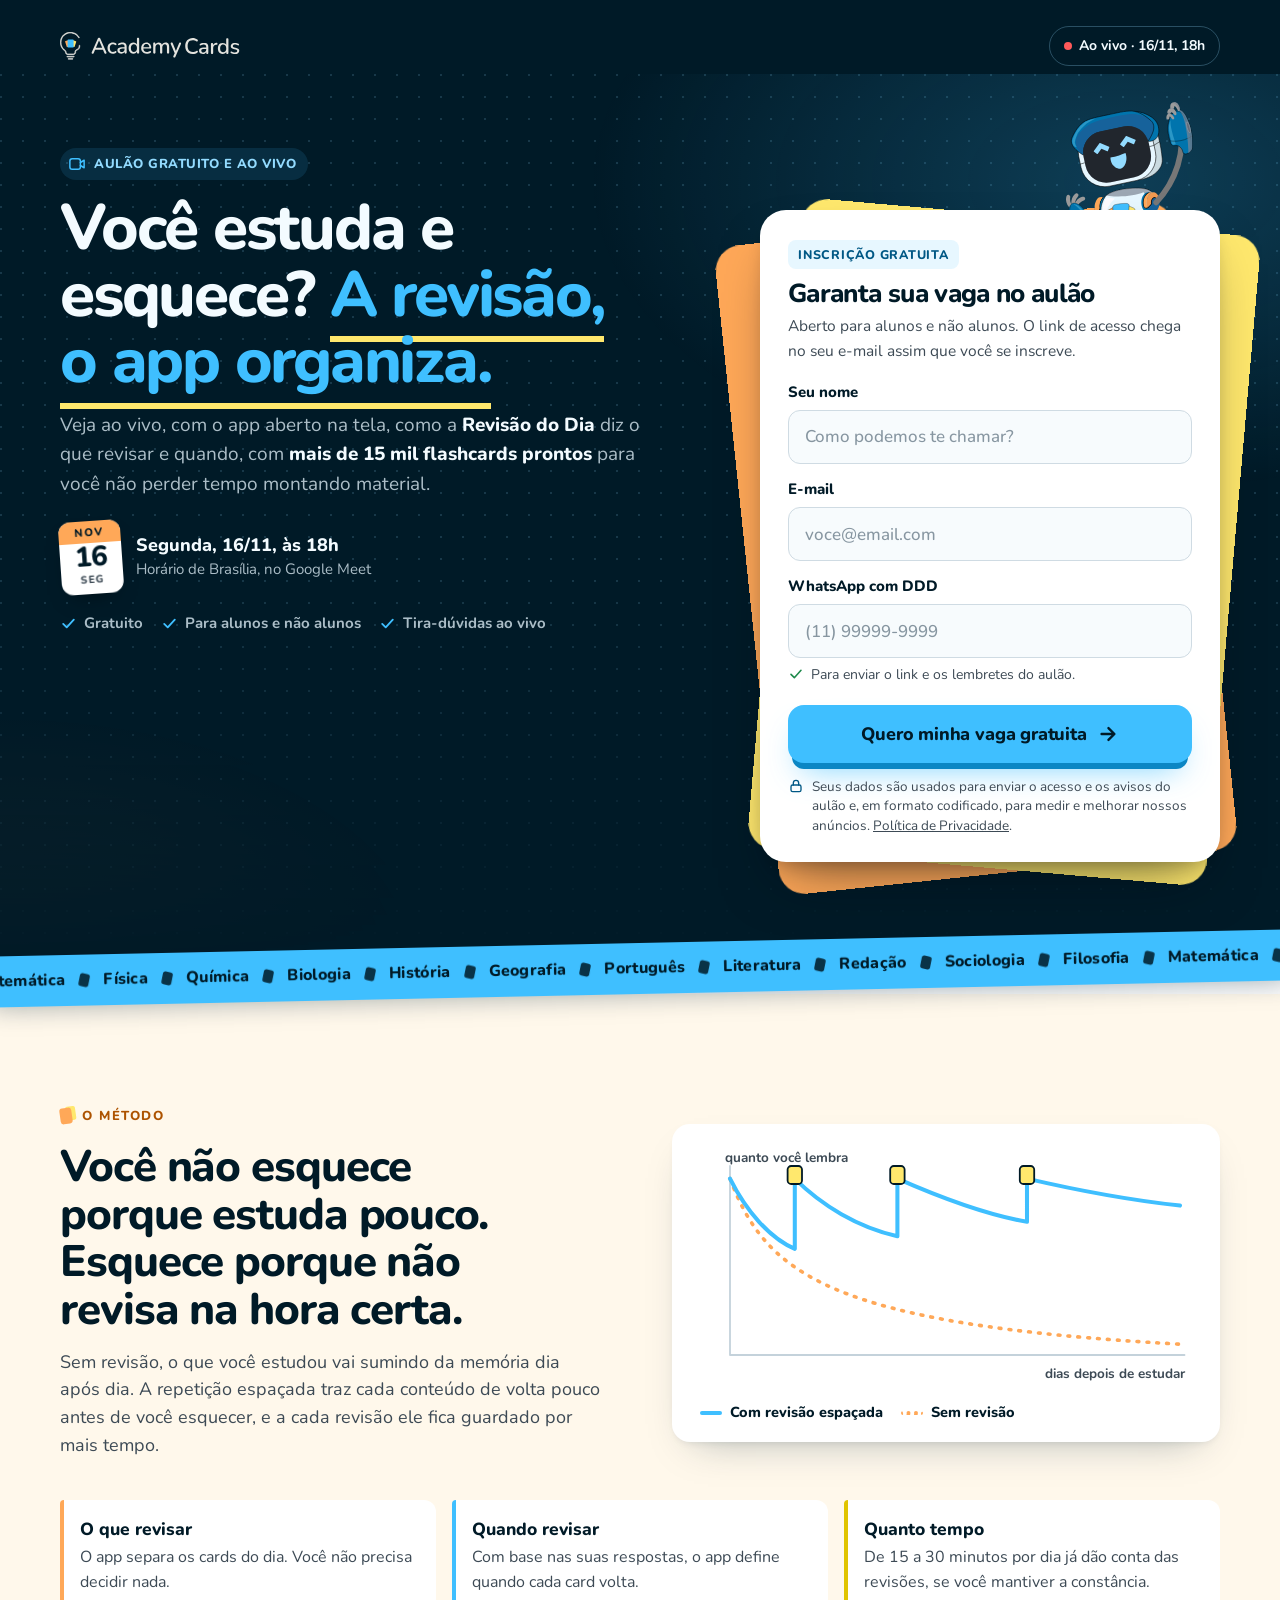
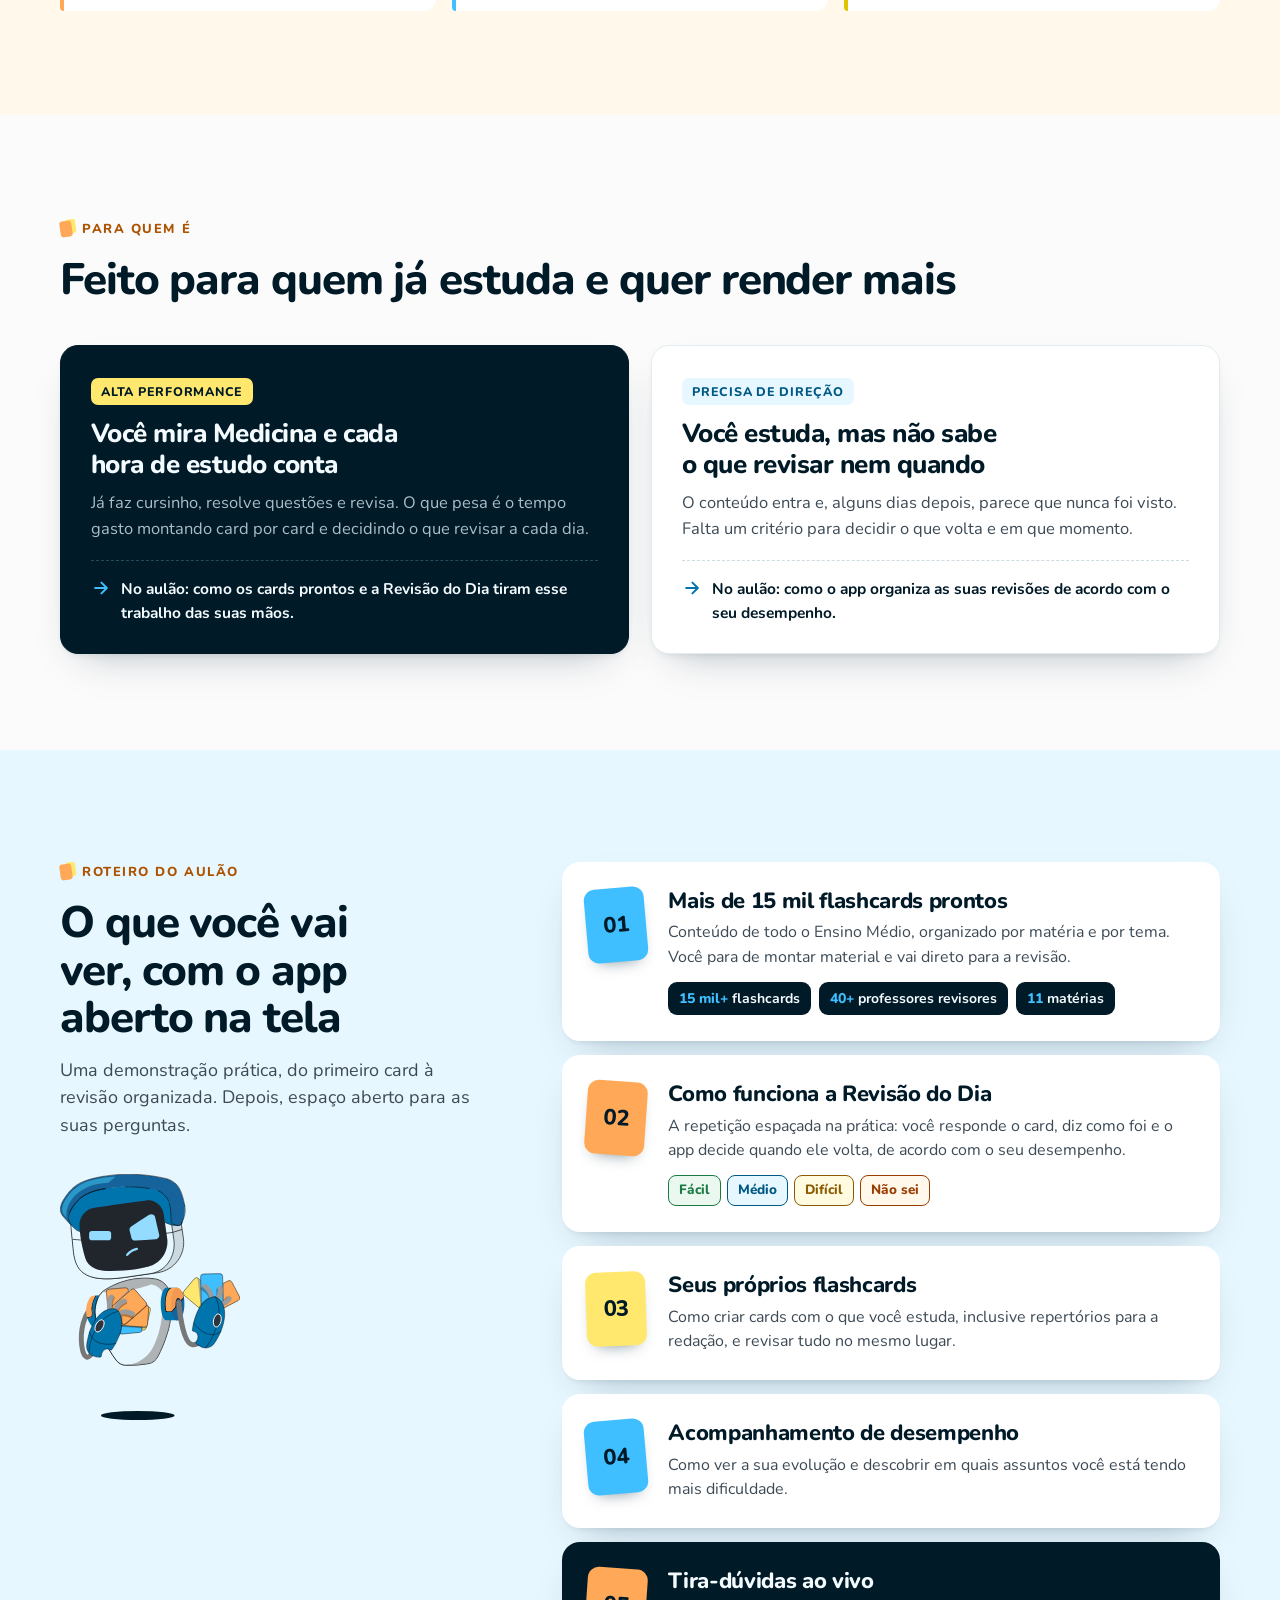
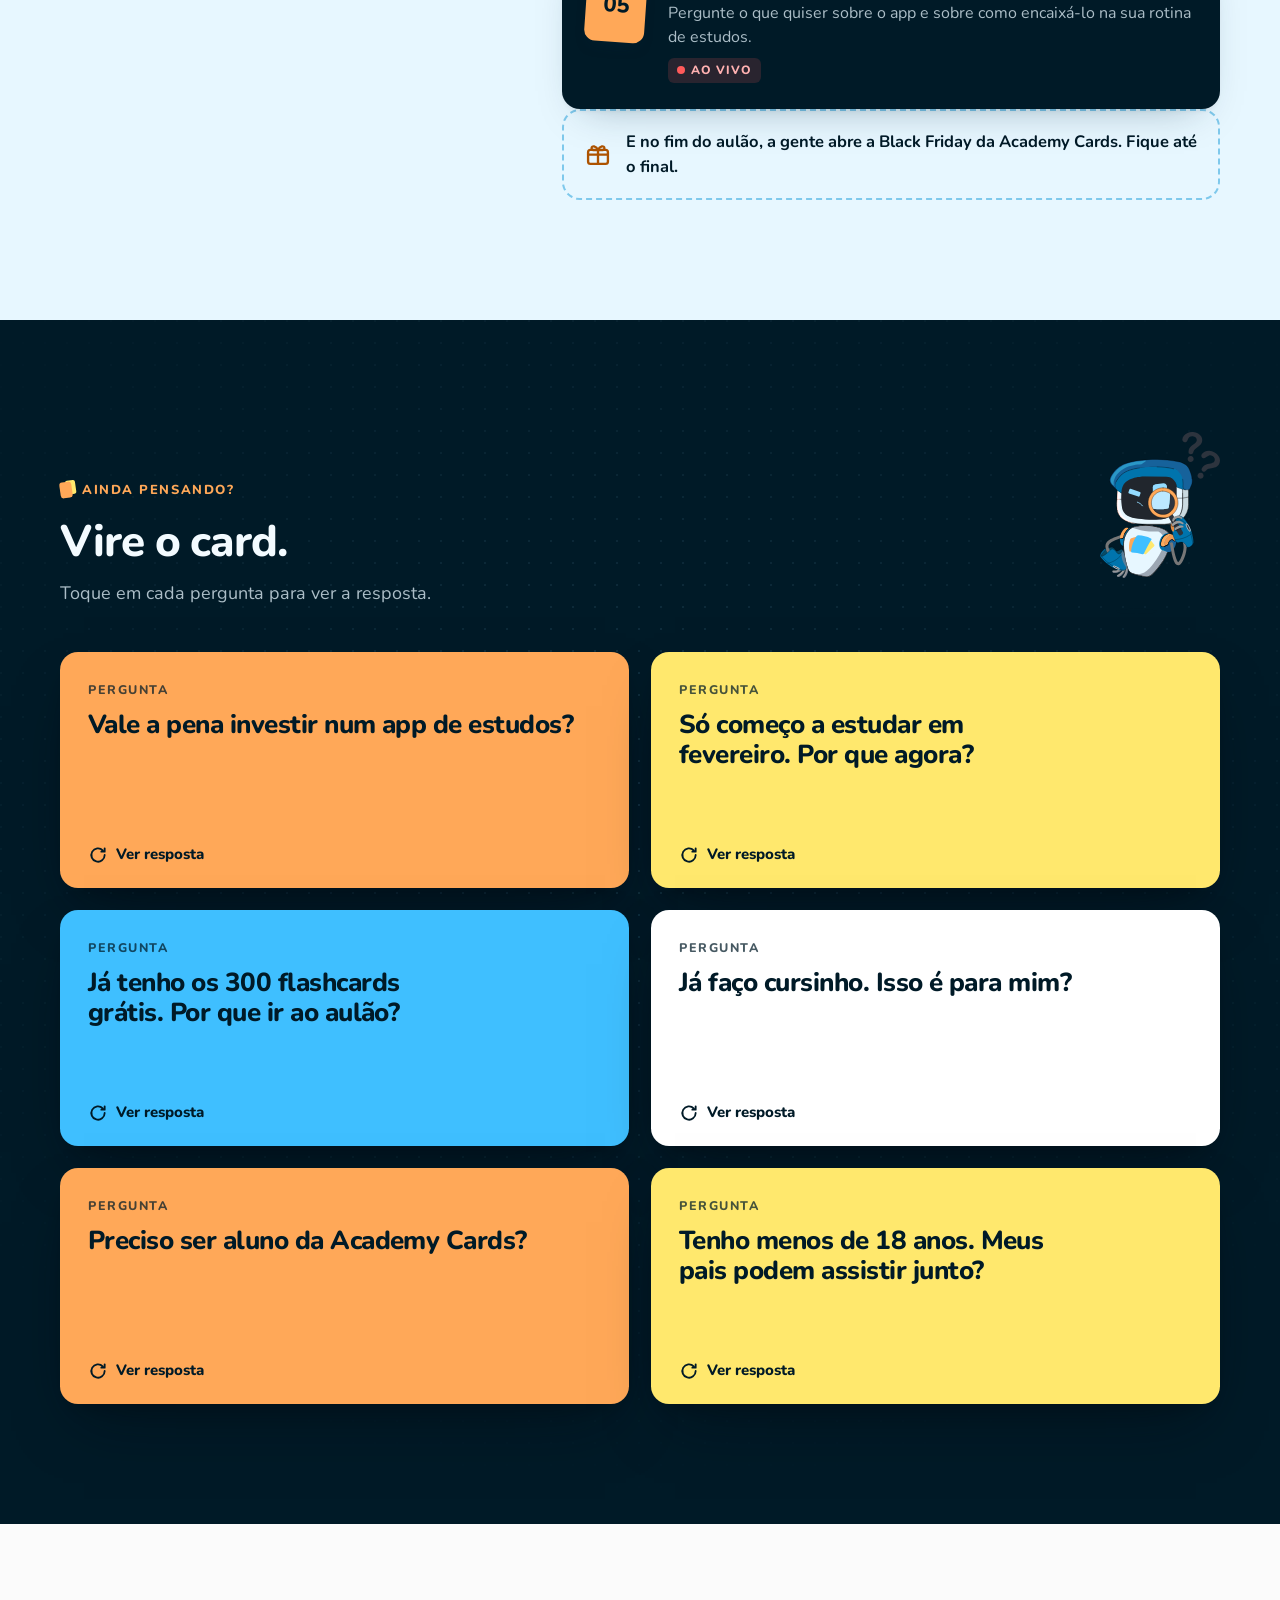
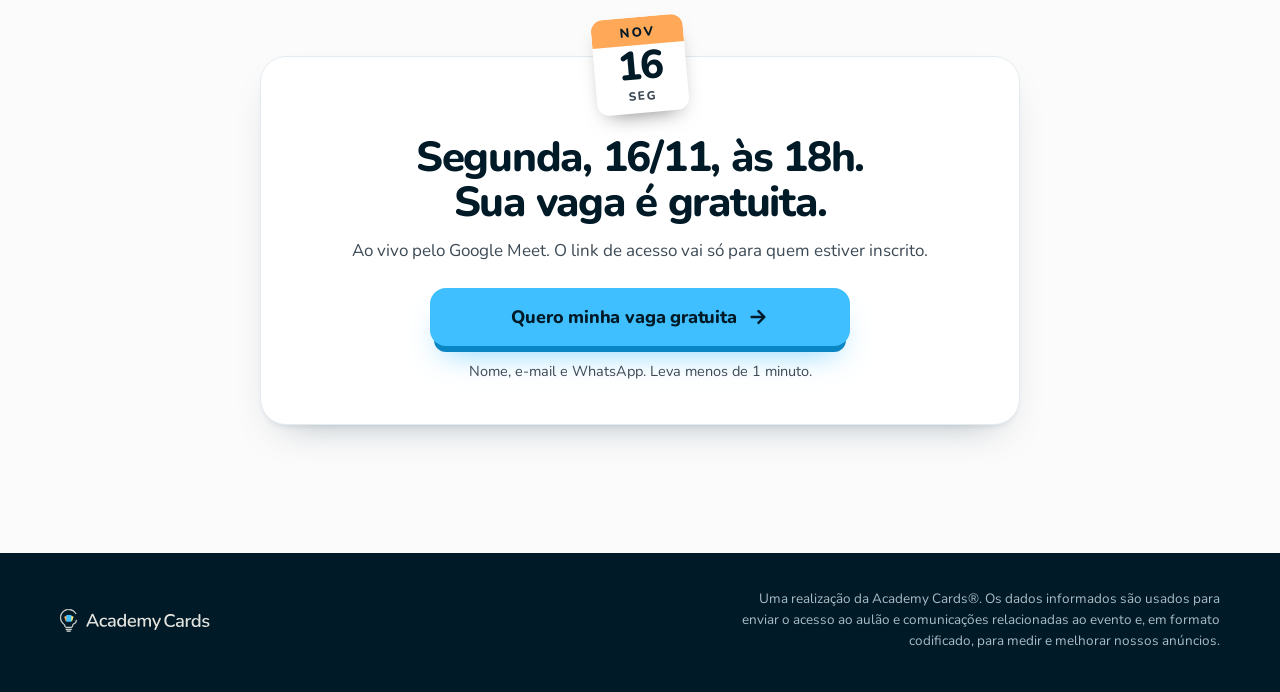
<file: index.html>
<!DOCTYPE html>
<html lang="pt-BR">
<head>
<meta charset="UTF-8">
<meta name="viewport" content="width=device-width, initial-scale=1, viewport-fit=cover">
<title>Aulão gratuito: veja a Academy Cards ao vivo | 16/11, 18h</title>
<meta name="description" content="Você estuda e esquece? Aula ao vivo e gratuita em 16/11, às 18h, pelo Google Meet: veja como a Revisão do Dia e mais de 15 mil flashcards prontos organizam suas revisões para o ENEM 2027 e os vestibulares.">
<meta name="robots" content="index, follow">

<script>document.documentElement.classList.add('js');</script>

<!-- Google Tag Manager (mesmo container da LP principal) -->
<script>
(function(w,d,s,l,i){w[l]=w[l]||[];w[l].push({'gtm.start':
new Date().getTime(),event:'gtm.js'});var f=d.getElementsByTagName(s)[0],
j=d.createElement(s),dl=l!='dataLayer'?'&l='+l:'';j.async=true;j.src=
'https://www.googletagmanager.com/gtm.js?id='+i+dl;f.parentNode.insertBefore(j,f);
})(window,document,'script','dataLayer','GTM-5WTS9N2S');
</script>
<!-- End Google Tag Manager -->

<link rel="canonical" href="https://aulao.academycards.com.br/">

<meta property="og:type" content="website">
<meta property="og:locale" content="pt_BR">
<meta property="og:site_name" content="Academy Cards">
<meta property="og:url" content="https://aulao.academycards.com.br/">
<meta property="og:title" content="Aulão gratuito: veja a Academy Cards ao vivo">
<meta property="og:description" content="16/11, às 18h, pelo Google Meet. Você estuda e esquece? Veja na prática como a Revisão do Dia diz o que revisar e quando.">
<meta property="og:image" content="https://aulao.academycards.com.br/assets/img/og-image.jpg">
<meta property="og:image:width" content="1200">
<meta property="og:image:height" content="630">
<meta property="og:image:alt" content="Aulão gratuito da Academy Cards, segunda, 16/11, às 18h, ao vivo pelo Google Meet.">
<meta name="twitter:card" content="summary_large_image">

<link rel="icon" href="assets/img/favicon.svg" type="image/svg+xml">
<link rel="icon" href="assets/img/favicon-32.png" sizes="32x32">
<link rel="apple-touch-icon" href="assets/img/apple-touch-icon.png">
<meta name="theme-color" content="#001A27">

<link rel="preload" href="assets/fonts/nunito.woff2" as="font" type="font/woff2" crossorigin>
<link rel="stylesheet" href="assets/css/styles.css">

<script type="application/ld+json">
{
  "@context": "https://schema.org",
  "@type": "EducationEvent",
  "name": "Aulão gratuito: veja a Academy Cards ao vivo",
  "description": "Demonstração ao vivo do aplicativo de revisão Academy Cards para o ENEM e vestibulares: flashcards prontos, Revisão do Dia, criação de flashcards e acompanhamento de desempenho.",
  "startDate": "2026-11-16T18:00:00-03:00",
  "eventAttendanceMode": "https://schema.org/OnlineEventAttendanceMode",
  "eventStatus": "https://schema.org/EventScheduled",
  "inLanguage": "pt-BR",
  "location": {
    "@type": "VirtualLocation",
    "url": "https://aulao.academycards.com.br/"
  },
  "image": "https://aulao.academycards.com.br/assets/img/og-image.jpg",
  "organizer": { "@type": "Organization", "name": "Academy Cards", "url": "https://academycards.com.br" },
  "offers": {
    "@type": "Offer",
    "price": "0",
    "priceCurrency": "BRL",
    "availability": "https://schema.org/InStock",
    "url": "https://aulao.academycards.com.br/",
    "validFrom": "2026-11-09T00:00:00-03:00"
  }
}
</script>
</head>

<body>
<!-- Google Tag Manager (noscript) -->
<noscript><iframe src="https://www.googletagmanager.com/ns.html?id=GTM-5WTS9N2S"
height="0" width="0" style="display:none;visibility:hidden"></iframe></noscript>
<!-- End Google Tag Manager (noscript) -->

<!-- Só a marca e a data. Sem navegação: a página tem uma única conversão. -->
<header class="masthead">
  <div class="wrap masthead__inner">
    <img class="masthead__logo rise" src="assets/img/academy-bone.svg"
         alt="Academy Cards" width="173" height="27" fetchpriority="high">
    <p class="masthead__when rise" style="animation-delay:.08s">
      <span class="live-dot" aria-hidden="true"></span>
      Ao vivo · 16/11, 18h
    </p>
  </div>
</header>

<main>
  <!-- ======================================================================
       Hero: promessa, quando e o formulário logo em seguida.
       No celular, o formulário começa ainda na primeira dobra.
       ====================================================================== -->
  <section class="hero">
    <div class="wrap hero__grid">

      <div class="hero__main">
        <p class="hero__eyebrow rise" style="animation-delay:.1s">
          <svg viewBox="0 0 24 24" fill="none" stroke="currentColor" stroke-width="2"
               stroke-linecap="round" stroke-linejoin="round" aria-hidden="true">
            <rect x="2.5" y="5" width="14" height="14" rx="3"/>
            <path d="M16.5 10l5-3v10l-5-3"/>
          </svg>
          Aulão gratuito e ao vivo
        </p>

        <h1 class="hero__title rise" style="animation-delay:.16s">
          Você estuda e esquece? <em>A revisão, o app organiza.</em>
        </h1>

        <!-- Dor nº 1 dos leads da campanha ENEM: "esqueço conteúdos que já
             estudei". Os flashcards prontos entram como prova de que o app
             poupa trabalho, não como promessa principal. -->
        <p class="hero__sub rise" style="animation-delay:.22s">
          Veja ao vivo, com o app aberto na tela, como a
          <strong>Revisão do Dia</strong> diz o que revisar e quando, com
          <strong>mais de 15 mil flashcards prontos</strong> para você não
          perder tempo montando material.
        </p>

        <div class="when rise" style="animation-delay:.28s">
          <p class="cal" aria-hidden="true">
            <span class="cal__month">Nov</span>
            <span class="cal__day">16</span>
            <span class="cal__dow">Seg</span>
          </p>
          <p>
            <strong class="when__main">Segunda, 16/11, às 18h</strong>
            <span class="when__meta">Horário de Brasília, no Google Meet</span>
            <span class="when__count" data-countdown></span>
          </p>
        </div>

        <ul class="hero__open rise" style="animation-delay:.32s">
          <li>
            <svg viewBox="0 0 24 24" fill="none" stroke="currentColor" stroke-width="2.6"
                 stroke-linecap="round" stroke-linejoin="round" aria-hidden="true">
              <path d="M4.5 12.5l5 5 10-11"/>
            </svg>
            Gratuito
          </li>
          <li>
            <svg viewBox="0 0 24 24" fill="none" stroke="currentColor" stroke-width="2.6"
                 stroke-linecap="round" stroke-linejoin="round" aria-hidden="true">
              <path d="M4.5 12.5l5 5 10-11"/>
            </svg>
            Para alunos e não alunos
          </li>
          <li>
            <svg viewBox="0 0 24 24" fill="none" stroke="currentColor" stroke-width="2.6"
                 stroke-linecap="round" stroke-linejoin="round" aria-hidden="true">
              <path d="M4.5 12.5l5 5 10-11"/>
            </svg>
            Tira-dúvidas ao vivo
          </li>
        </ul>
      </div><!-- /.hero__main -->

      <!-- ==================================================================
           Formulário
           POST nativo para o Webform de Conversões do Zoho
           "Aulao Demo App 16-11 - Conversoes" (7253906000005337063), no mesmo
           padrão da LP (lp.academycards.com.br).
           Anti-bot: o HTML NÃO traz o action do Zoho nem os tokens xnQsjsdp,
           xmIwtLD e actionType em texto. O script inline logo depois do
           </form> completa os quatro ao carregar a página, e o main.js faz a
           checagem humana no envio. Um robô que lê o HTML e faz o POST sem
           rodar o JS não chega ao Zoho.
           Por isso o formulário só funciona com JavaScript (decisão aceita).
           =================================================================== -->
      <div class="deck" id="inscricao">
        <span class="deck__fan deck__fan--orange" aria-hidden="true"></span>
        <span class="deck__fan deck__fan--yellow" aria-hidden="true"></span>
        <img class="deck__axel" src="assets/img/axel-acenando.svg" alt=""
             width="140" height="200" fetchpriority="high">

        <div class="card">
          <p class="card__badge">Inscrição gratuita</p>
          <h2 class="card__title">Garanta sua vaga no aulão</h2>
          <p class="card__hint">
            Aberto para alunos e não alunos. O link de acesso chega no seu
            e-mail assim que você se inscreve.
          </p>

          <form class="form" id="formInscricao" method="POST" action=""
                accept-charset="UTF-8" novalidate>

            <!-- Tokens do Webform de Conversões: vazios no HTML de propósito.
                 O script inline logo depois do </form> preenche os valores
                 reais ao carregar a página. -->
            <input type="hidden" name="xnQsjsdp" value="">
            <input type="hidden" name="xmIwtLD" value="">
            <input type="hidden" name="actionType" value="">
            <input type="hidden" name="returnURL" value="https://aulao.academycards.com.br/obrigado">
            <input type="hidden" name="zc_gad" id="zc_gad" value="">

            <!-- Classificação no CRM (Conversões). O Webform também aplica estes
                 valores fixos no servidor. -->
            <input type="hidden" name="COBJ2CF112" value="7253906000005355001"><!-- Ativo_de_Conversao = Aulão Demonstração App 16/11 -->
            <input type="hidden" name="COBJ2CF18" value="Pendente"><!-- Status_do_Processamento -->
            <input type="hidden" name="COBJ2CF17" value="Zoho Webform"><!-- Origem_Tecnica -->
            <input type="hidden" name="COBJ2CF54" value="16/11/2026"><!-- Data_do_Evento (DD/MM/YYYY): usado pelos lembretes de 15/11 e 16/11 -->

            <!-- Gerados por main.js no envio -->
            <input type="hidden" id="convName" name="NAME" value="Aulão Demo App"><!-- Name -->
            <input type="hidden" id="dhData"   name="COBJ2CF51"       value=""><!-- Data_Hora_da_Conversao: DD/MM/YYYY -->
            <input type="hidden" id="dhHora"   name="COBJ2CF51hour"   value=""><!-- 01..12 -->
            <input type="hidden" id="dhMinuto" name="COBJ2CF51minute" value=""><!-- 00..59 -->
            <input type="hidden" id="dhAmPm"   name="COBJ2CF51ampm"   value=""><!-- AM | PM -->
            <input type="hidden" id="idExterno" name="COBJ2CF1" value=""><!-- ID_Externo_da_Submissao -->
            <input type="hidden" id="paginaOrigem" name="COBJ2CF5" value="https://aulao.academycards.com.br/"><!-- Pagina_de_Origem -->

            <!-- Atribuição: preenchidos por JS a partir da query string -->
            <input type="hidden" name="COBJ2CF6" id="utm_source" value="">
            <input type="hidden" name="COBJ2CF7" id="utm_medium" value="">
            <input type="hidden" name="COBJ2CF8" id="utm_campaign" value="">
            <input type="hidden" name="COBJ2CF9" id="utm_content" value="">
            <input type="hidden" name="COBJ2CF10" id="utm_term" value="">
            <input type="hidden" name="COBJ2CF11" id="fbclid" value="">
            <input type="hidden" name="COBJ2CF12" id="gclid" value=""><!-- GCLID (além do zc_gad) -->
            <input type="hidden" name="COBJ2CF13" id="gbraid" value="">
            <input type="hidden" name="COBJ2CF14" id="wbraid" value="">
            <input type="hidden" name="COBJ2CF15" id="ttclid" value="">

            <p class="form__alert" id="formAlert" role="alert"></p>

            <div class="field">
              <label class="field__label" for="Last_Name">Seu nome</label>
              <input class="field__input" type="text" id="Last_Name" name="COBJ2CF2"
                     maxlength="80" autocomplete="name" autocapitalize="words"
                     enterkeyhint="next" placeholder="Como podemos te chamar?"
                     aria-describedby="err-nome" required>
              <p class="field__msg" id="err-nome"></p>
            </div>

            <div class="field">
              <label class="field__label" for="Email">E-mail</label>
              <input class="field__input" type="email" id="Email" name="COBJ2CF3"
                     maxlength="100" autocomplete="email" inputmode="email"
                     enterkeyhint="next" spellcheck="false" autocapitalize="off"
                     placeholder="voce@email.com"
                     aria-describedby="err-email sug-email" required>
              <p class="field__msg" id="err-email"></p>
              <p class="field__suggest" id="sug-email"></p>
            </div>

            <div class="field">
              <label class="field__label" for="Mobile">WhatsApp com DDD</label>
              <!-- Sem name: serve só à digitação. main.js envia o número
                   normalizado nos ocultos COBJ2CF4 (Celular) e COBJ2CF22 (Telefone). -->
              <input class="field__input" type="tel" id="Mobile"
                     maxlength="30" autocomplete="tel" inputmode="numeric"
                     enterkeyhint="done" placeholder="(11) 99999-9999"
                     aria-describedby="help-fone err-fone" required>
              <p class="field__help" id="help-fone">
                <svg viewBox="0 0 24 24" fill="none" stroke="currentColor" stroke-width="2.4"
                     stroke-linecap="round" stroke-linejoin="round" aria-hidden="true">
                  <path d="M4.5 12.5l5 5 10-11"/>
                </svg>
                Para enviar o link e os lembretes do aulão.
              </p>
              <p class="field__msg" id="err-fone"></p>
            </div>

            <!-- Telefone para o Zoho: Telefone_Informado = +55/E.164 como informado;
                 Celular_Informado = WhatsApp ID (regra do nono dígito). Preenchidos no envio. -->
            <input type="hidden" id="phoneOriginal" name="COBJ2CF22" value=""><!-- Telefone_Informado -->
            <input type="hidden" id="mobileNormalizado" name="COBJ2CF4" value=""><!-- Celular_Informado -->

            <!-- Honeypot do Zoho: deve permanecer vazio. Nunca preencher via JS. -->
            <div class="hp" aria-hidden="true">
              <label for="hp-field">Não preencha este campo</label>
              <input type="text" id="hp-field" name="aG9uZXlwb3Q" value=""
                     tabindex="-1" autocomplete="off">
            </div>

            <button class="cta cta--block" type="submit" id="submitBtn">
              <span id="submitLabel">Quero minha vaga gratuita</span>
              <svg id="submitIcon" viewBox="0 0 24 24" fill="none" stroke="currentColor"
                   stroke-width="2.6" stroke-linecap="round" stroke-linejoin="round"
                   aria-hidden="true">
                <path d="M5 12h13M12.5 5.5L19 12l-6.5 6.5"/>
              </svg>
            </button>

            <!-- Checagem humana (main.js): aparece no lugar do botão quando o
                 envio chega cedo demais ou sem nenhuma interação real na
                 página. Os dados preenchidos ficam como estão. -->
            <div class="confirm" id="formConfirm" hidden>
              <p class="confirm__text" id="confirmText">
                <strong>Só mais um passo.</strong> Toque no botão abaixo para
                confirmar sua inscrição.
              </p>
              <button class="cta cta--block" type="button" id="confirmBtn"
                      aria-describedby="confirmText">
                Confirmar minha inscrição
                <svg viewBox="0 0 24 24" fill="none" stroke="currentColor"
                     stroke-width="2.6" stroke-linecap="round" stroke-linejoin="round"
                     aria-hidden="true">
                  <path d="M4.5 12.5l5 5 10-11"/>
                </svg>
              </button>
            </div>

            <p class="form__fine">
              <svg viewBox="0 0 24 24" fill="none" stroke="currentColor" stroke-width="2"
                   stroke-linecap="round" stroke-linejoin="round" aria-hidden="true">
                <rect x="4.5" y="10.5" width="15" height="10" rx="2.5"/>
                <path d="M8 10.5V7.5a4 4 0 018 0v3"/>
              </svg>
              <span>Seus dados são usados para enviar o acesso e os avisos do aulão
              e, em formato codificado, para medir e melhorar nossos anúncios.
              <a href="http://academy-cards-termos.s3-website-us-east-1.amazonaws.com/aviso-privacidade.html"
                 target="_blank" rel="noopener">Política de Privacidade</a>.</span>
            </p>
          </form>
          <!-- Anti-bot, camada 1: completa o formulário com o action do Zoho e
               os tokens do Webform assim que o navegador chega aqui, antes do
               wf_anal e do main.js (ambos defer). Assim a análise de webform
               do Zoho (Visitas, Iniciantes, Envios) vê o formulário completo,
               e o HTML servido continua sem a URL do Zoho e sem os tokens:
               os valores estão invertidos e a URL, em partes. Um robô que só
               lê o HTML e faz o POST não chega ao Zoho.
               Se o Webform for recriado, inverter os novos tokens e trocar
               aqui (xnQsjsdp, xmIwtLD, actionType). -->
          <script>
          (function () {
            var f = document.getElementById("formInscricao");
            if (!f) return;
            function des(s) { return s.split("").reverse().join(""); }
            var tokens = {
              xnQsjsdp: "e601423879f7a18f82cd3a3002a5deeb474c2704cfd3d392e1a53952976af620",
              xmIwtLD: "20fe08b07875058318eb48941ed2d355cef1bf4868607f993965e54825d000aa594a84d7cd428460e1e301aff17ecc4f",
              actionType: "==gMlxWdk9WTt9GdzV3Q"
            };
            for (var nome in tokens) {
              var el = f.elements.namedItem(nome);
              if (el) el.value = des(tokens[nome]);
            }
            f.setAttribute("action", ["https:", "", "crm" + ".zoho" + ".com", "crm", "Web" + "Form"].join("/"));
          })();
          </script>
        </div>
      </div><!-- /.deck -->

    </div>
  </section>

  <!-- Faixa de matérias: as mesmas da LP principal. Decorativa. -->
  <div class="ribbon" aria-hidden="true">
    <div class="ribbon__track">
      <ul class="ribbon__list">
        <li>Matemática</li><li>Física</li><li>Química</li><li>Biologia</li>
        <li>História</li><li>Geografia</li><li>Português</li><li>Literatura</li>
        <li>Redação</li><li>Sociologia</li><li>Filosofia</li>
      </ul>
      <ul class="ribbon__list">
        <li>Matemática</li><li>Física</li><li>Química</li><li>Biologia</li>
        <li>História</li><li>Geografia</li><li>Português</li><li>Literatura</li>
        <li>Redação</li><li>Sociologia</li><li>Filosofia</li>
      </ul>
    </div>
  </div>

  <!-- ======================================================================
       O método antes do produto: mais de um terço dos leads da campanha ENEM
       não tem método de revisão e metade revisa só antes da prova. O gráfico
       é ilustrativo e não tem números de propósito.
       ====================================================================== -->
  <section class="method">
    <div class="wrap method__grid">
      <div class="method__text">
        <p class="kicker">O método</p>
        <h2 class="section-title">Você não esquece porque estuda pouco. Esquece porque não revisa na hora certa.</h2>
        <p class="section-lede">
          Sem revisão, o que você estudou vai sumindo da memória dia após dia.
          A repetição espaçada traz cada conteúdo de volta pouco antes de você
          esquecer, e a cada revisão ele fica guardado por mais tempo.
        </p>
      </div>

      <figure class="curve">
        <svg viewBox="0 0 560 270" role="img"
             aria-labelledby="curve-title">
          <title id="curve-title">Ilustração: sem revisão, a lembrança do conteúdo cai com os dias; com revisões espaçadas, ela volta ao topo a cada revisão e cai cada vez mais devagar.</title>
          <path class="curve__axis" d="M40 20V230H545"/>
          <path class="curve__none" d="M40 34C80 140 150 196 540 218"/>
          <path class="curve__spaced" d="M40 34C58 70 84 100 112 112L112 34C142 64 182 88 226 98L226 34C276 56 324 74 370 82L370 34C430 48 486 58 540 64"/>
          <g class="curve__marks">
            <rect x="104" y="20" width="16" height="20" rx="4"/>
            <rect x="218" y="20" width="16" height="20" rx="4"/>
            <rect x="362" y="20" width="16" height="20" rx="4"/>
          </g>
          <text class="curve__label" x="34" y="16" text-anchor="start">quanto você lembra</text>
          <text class="curve__label" x="545" y="256" text-anchor="end">dias depois de estudar</text>
        </svg>
        <figcaption class="curve__legend">
          <span class="curve__key curve__key--spaced">Com revisão espaçada</span>
          <span class="curve__key curve__key--none">Sem revisão</span>
        </figcaption>
      </figure>

      <ul class="method__points">
        <li>
          <strong>O que revisar</strong>
          O app separa os cards do dia. Você não precisa decidir nada.
        </li>
        <li>
          <strong>Quando revisar</strong>
          Com base nas suas respostas, o app define quando cada card volta.
        </li>
        <li>
          <strong>Quanto tempo</strong>
          De 15 a 30 minutos por dia já dão conta das revisões, se você mantiver
          a constância.
        </li>
      </ul>
    </div>
  </section>

  <!-- ======================================================================
       Para quem é: público principal (alta performance, Medicina) e
       secundário (precisa de direção sobre o que revisar e quando).
       ====================================================================== -->
  <section class="who">
    <div class="wrap">
      <p class="kicker">Para quem é</p>
      <h2 class="section-title">Feito para quem já estuda e quer render mais</h2>

      <div class="who__grid">
        <article class="persona persona--strong">
          <p class="persona__tag">Alta performance</p>
          <h3 class="persona__title">Você mira Medicina e cada hora de estudo conta</h3>
          <p class="persona__text">
            Já faz cursinho, resolve questões e revisa. O que pesa é o tempo
            gasto montando card por card e decidindo o que revisar a cada dia.
          </p>
          <p class="persona__gets">
            <svg viewBox="0 0 24 24" fill="none" stroke="currentColor" stroke-width="2.4"
                 stroke-linecap="round" stroke-linejoin="round" aria-hidden="true">
              <path d="M5 12h13M12.5 5.5L19 12l-6.5 6.5"/>
            </svg>
            No aulão: como os cards prontos e a Revisão do Dia tiram esse
            trabalho das suas mãos.
          </p>
        </article>

        <article class="persona persona--light">
          <p class="persona__tag">Precisa de direção</p>
          <h3 class="persona__title">Você estuda, mas não sabe o que revisar nem quando</h3>
          <p class="persona__text">
            O conteúdo entra e, alguns dias depois, parece que nunca foi visto.
            Falta um critério para decidir o que volta e em que momento.
          </p>
          <p class="persona__gets">
            <svg viewBox="0 0 24 24" fill="none" stroke="currentColor" stroke-width="2.4"
                 stroke-linecap="round" stroke-linejoin="round" aria-hidden="true">
              <path d="M5 12h13M12.5 5.5L19 12l-6.5 6.5"/>
            </svg>
            No aulão: como o app organiza as suas revisões de acordo com o seu
            desempenho.
          </p>
        </article>
      </div>
    </div>
  </section>

  <!-- ======================================================================
       Roteiro: o que a demonstração mostra. Os números de cada card vêm do
       counter() no CSS, fora do markup, para o leitor de tela não ler "zero um".
       ====================================================================== -->
  <section class="plan" id="programa">
    <div class="wrap plan__layout">
      <div class="plan__head">
        <p class="kicker">Roteiro do aulão</p>
        <h2 class="section-title">O que você vai ver, com o app aberto na tela</h2>
        <p class="section-lede">
          Uma demonstração prática, do primeiro card à revisão organizada.
          Depois, espaço aberto para as suas perguntas.
        </p>
        <img class="plan__axel" src="assets/img/axel-cards.svg" alt=""
             width="180" height="246" loading="lazy" decoding="async">
      </div>

      <div>
        <ol class="steps">
          <li class="step">
            <div class="step__body">
              <h3 class="step__name">Mais de 15 mil flashcards prontos</h3>
              <p class="step__desc">
                Conteúdo de todo o Ensino Médio, organizado por matéria e por
                tema. Você para de montar material e vai direto para a revisão.
              </p>
              <ul class="facts">
                <li><strong>15 mil+</strong> flashcards</li>
                <li><strong>40+</strong> professores revisores</li>
                <li><strong>11</strong> matérias</li>
              </ul>
            </div>
          </li>
          <li class="step">
            <div class="step__body">
              <h3 class="step__name">Como funciona a Revisão do Dia</h3>
              <p class="step__desc">
                A repetição espaçada na prática: você responde o card, diz como
                foi e o app decide quando ele volta, de acordo com o seu desempenho.
              </p>
              <ul class="rate" aria-label="Respostas possíveis em cada card">
                <li>Fácil</li><li>Médio</li><li>Difícil</li><li>Não sei</li>
              </ul>
            </div>
          </li>
          <li class="step">
            <div class="step__body">
              <h3 class="step__name">Seus próprios flashcards</h3>
              <p class="step__desc">
                Como criar cards com o que você estuda, inclusive repertórios
                para a redação, e revisar tudo no mesmo lugar.
              </p>
            </div>
          </li>
          <li class="step">
            <div class="step__body">
              <h3 class="step__name">Acompanhamento de desempenho</h3>
              <p class="step__desc">
                Como ver a sua evolução e descobrir em quais assuntos você está
                tendo mais dificuldade.
              </p>
            </div>
          </li>
          <li class="step step--live">
            <div class="step__body">
              <h3 class="step__name">Tira-dúvidas ao vivo</h3>
              <p class="step__desc">
                Pergunte o que quiser sobre o app e sobre como encaixá-lo na sua
                rotina de estudos.
              </p>
              <p class="step__live"><span class="live-dot" aria-hidden="true"></span>Ao vivo</p>
            </div>
          </li>
        </ol>

        <p class="finale">
          <svg viewBox="0 0 24 24" fill="none" stroke="currentColor" stroke-width="2"
               stroke-linecap="round" stroke-linejoin="round" aria-hidden="true">
            <rect x="3.5" y="8.5" width="17" height="12" rx="2"/>
            <path d="M3.5 12.5h17M12 8.5v12M12 8.5c-1.5-3.5-5.5-4-5.5-1.5S10 8.5 12 8.5zM12 8.5c1.5-3.5 5.5-4 5.5-1.5S14 8.5 12 8.5z"/>
          </svg>
          <span>E no fim do aulão, a gente abre a Black Friday da Academy Cards.
          Fique até o final.</span>
        </p>
      </div>
    </div>
  </section>

  <!-- ======================================================================
       Objeções como flashcards: pergunta na frente, resposta no verso.
       ui.js vira os cards. Sem JS, as duas faces aparecem empilhadas.
       ====================================================================== -->
  <section class="doubts">
    <div class="wrap">
      <div class="doubts__head">
        <div>
          <p class="kicker kicker--dark">Ainda pensando?</p>
          <h2 class="section-title">Vire o card.</h2>
          <p class="section-lede">Toque em cada pergunta para ver a resposta.</p>
        </div>
        <img class="doubts__axel" src="assets/img/axel-duvida.svg" alt=""
             width="120" height="182" loading="lazy" decoding="async">
      </div>

      <div class="flips">
        <div class="flip">
          <button class="flip__face flip__front" type="button" aria-expanded="false" aria-controls="resp-1">
            <span class="flip__label">Pergunta</span>
            <span class="flip__q">Vale a pena investir num app de estudos?</span>
            <span class="flip__turn" aria-hidden="true">
              <svg viewBox="0 0 24 24" fill="none" stroke="currentColor" stroke-width="2.2"
                   stroke-linecap="round" stroke-linejoin="round"><path d="M20 12a8 8 0 11-2.3-5.6M20 4v4h-4"/></svg>
              Ver resposta
            </span>
          </button>
          <div class="flip__face flip__back" id="resp-1">
            <p class="flip__label">Resposta</p>
            <p class="flip__a">
              É isso que o aulão te ajuda a decidir. Você vê o app funcionando,
              com telas reais, e tira suas dúvidas ao vivo antes de pensar em
              qualquer compra. <strong>Assistir é gratuito e não te compromete
              com nada.</strong>
            </p>
            <button class="flip__again" type="button">
              <svg viewBox="0 0 24 24" fill="none" stroke="currentColor" stroke-width="2.2"
                   stroke-linecap="round" stroke-linejoin="round" aria-hidden="true"><path d="M4 12a8 8 0 102.3-5.6M4 4v4h4"/></svg>
              Voltar à pergunta
            </button>
          </div>
        </div>

        <div class="flip">
          <button class="flip__face flip__front" type="button" aria-expanded="false" aria-controls="resp-2">
            <span class="flip__label">Pergunta</span>
            <span class="flip__q">Só começo a estudar em fevereiro. Por que agora?</span>
            <span class="flip__turn" aria-hidden="true">
              <svg viewBox="0 0 24 24" fill="none" stroke="currentColor" stroke-width="2.2"
                   stroke-linecap="round" stroke-linejoin="round"><path d="M20 12a8 8 0 11-2.3-5.6M20 4v4h-4"/></svg>
              Ver resposta
            </span>
          </button>
          <div class="flip__face flip__back" id="resp-2">
            <p class="flip__label">Resposta</p>
            <p class="flip__a">
              Porque é melhor conhecer o método com calma do que no meio da
              correria. Em novembro você entende como tudo funciona e
              <strong>chega em fevereiro sabendo usar desde a primeira aula</strong>,
              sem perder as primeiras semanas montando a rotina.
            </p>
            <button class="flip__again" type="button">
              <svg viewBox="0 0 24 24" fill="none" stroke="currentColor" stroke-width="2.2"
                   stroke-linecap="round" stroke-linejoin="round" aria-hidden="true"><path d="M4 12a8 8 0 102.3-5.6M4 4v4h4"/></svg>
              Voltar à pergunta
            </button>
          </div>
        </div>

        <div class="flip">
          <button class="flip__face flip__front" type="button" aria-expanded="false" aria-controls="resp-5">
            <span class="flip__label">Pergunta</span>
            <span class="flip__q">Já tenho os 300 flashcards grátis. Por que ir ao aulão?</span>
            <span class="flip__turn" aria-hidden="true">
              <svg viewBox="0 0 24 24" fill="none" stroke="currentColor" stroke-width="2.2"
                   stroke-linecap="round" stroke-linejoin="round"><path d="M20 12a8 8 0 11-2.3-5.6M20 4v4h-4"/></svg>
              Ver resposta
            </span>
          </button>
          <div class="flip__face flip__back" id="resp-5">
            <p class="flip__label">Resposta</p>
            <p class="flip__a">
              Os 300 cards são só uma parte do conteúdo. No aulão você vê
              <strong>o app completo</strong>: os mais de 15 mil flashcards, a
              Revisão do Dia organizando o que revisar e quando, e o
              acompanhamento do seu desempenho.
            </p>
            <button class="flip__again" type="button">
              <svg viewBox="0 0 24 24" fill="none" stroke="currentColor" stroke-width="2.2"
                   stroke-linecap="round" stroke-linejoin="round" aria-hidden="true"><path d="M4 12a8 8 0 102.3-5.6M4 4v4h4"/></svg>
              Voltar à pergunta
            </button>
          </div>
        </div>

        <div class="flip">
          <button class="flip__face flip__front" type="button" aria-expanded="false" aria-controls="resp-3">
            <span class="flip__label">Pergunta</span>
            <span class="flip__q">Já faço cursinho. Isso é para mim?</span>
            <span class="flip__turn" aria-hidden="true">
              <svg viewBox="0 0 24 24" fill="none" stroke="currentColor" stroke-width="2.2"
                   stroke-linecap="round" stroke-linejoin="round"><path d="M20 12a8 8 0 11-2.3-5.6M20 4v4h-4"/></svg>
              Ver resposta
            </span>
          </button>
          <div class="flip__face flip__back" id="resp-3">
            <p class="flip__label">Resposta</p>
            <p class="flip__a">
              Sim. O app complementa o cursinho: <strong>você aprende o conteúdo
              lá e revisa aqui</strong>, no momento certo e com cards prontos.
              É o que ajuda a não esquecer o que viu em aula.
            </p>
            <button class="flip__again" type="button">
              <svg viewBox="0 0 24 24" fill="none" stroke="currentColor" stroke-width="2.2"
                   stroke-linecap="round" stroke-linejoin="round" aria-hidden="true"><path d="M4 12a8 8 0 102.3-5.6M4 4v4h4"/></svg>
              Voltar à pergunta
            </button>
          </div>
        </div>

        <div class="flip">
          <button class="flip__face flip__front" type="button" aria-expanded="false" aria-controls="resp-4">
            <span class="flip__label">Pergunta</span>
            <span class="flip__q">Preciso ser aluno da Academy Cards?</span>
            <span class="flip__turn" aria-hidden="true">
              <svg viewBox="0 0 24 24" fill="none" stroke="currentColor" stroke-width="2.2"
                   stroke-linecap="round" stroke-linejoin="round"><path d="M20 12a8 8 0 11-2.3-5.6M20 4v4h-4"/></svg>
              Ver resposta
            </span>
          </button>
          <div class="flip__face flip__back" id="resp-4">
            <p class="flip__label">Resposta</p>
            <p class="flip__a">
              Não. O aulão é <strong>aberto para alunos e não alunos</strong>.
              Basta se inscrever com nome, e-mail e WhatsApp para receber o link.
            </p>
            <button class="flip__again" type="button">
              <svg viewBox="0 0 24 24" fill="none" stroke="currentColor" stroke-width="2.2"
                   stroke-linecap="round" stroke-linejoin="round" aria-hidden="true"><path d="M4 12a8 8 0 102.3-5.6M4 4v4h4"/></svg>
              Voltar à pergunta
            </button>
          </div>
        </div>

        <!-- 1 em cada 4 leads da campanha se declara menor de 18: convite
             para o responsável assistir junto. Sem falar de preço. -->
        <div class="flip">
          <button class="flip__face flip__front" type="button" aria-expanded="false" aria-controls="resp-6">
            <span class="flip__label">Pergunta</span>
            <span class="flip__q">Tenho menos de 18 anos. Meus pais podem assistir junto?</span>
            <span class="flip__turn" aria-hidden="true">
              <svg viewBox="0 0 24 24" fill="none" stroke="currentColor" stroke-width="2.2"
                   stroke-linecap="round" stroke-linejoin="round"><path d="M20 12a8 8 0 11-2.3-5.6M20 4v4h-4"/></svg>
              Ver resposta
            </span>
          </button>
          <div class="flip__face flip__back" id="resp-6">
            <p class="flip__label">Resposta</p>
            <p class="flip__a">
              Podem e devem. <strong>Chame seus pais ou responsáveis para ver
              com você</strong>: eles entendem como o app funciona, o que você
              vai estudar e tiram as dúvidas deles ao vivo, junto com as suas.
            </p>
            <button class="flip__again" type="button">
              <svg viewBox="0 0 24 24" fill="none" stroke="currentColor" stroke-width="2.2"
                   stroke-linecap="round" stroke-linejoin="round" aria-hidden="true"><path d="M4 12a8 8 0 102.3-5.6M4 4v4h4"/></svg>
              Voltar à pergunta
            </button>
          </div>
        </div>
      </div>
    </div>
  </section>

  <!-- Fechamento: a data de novo e o CTA, que leva ao formulário. -->
  <section class="closer" id="fechamento">
    <div class="wrap">
      <div class="closer__card">
        <p class="cal closer__cal" aria-hidden="true">
          <span class="cal__month">Nov</span>
          <span class="cal__day">16</span>
          <span class="cal__dow">Seg</span>
        </p>
        <h2 class="closer__title">Segunda, 16/11, às 18h.<br>Sua vaga é gratuita.</h2>
        <p class="closer__meta">
          Ao vivo pelo Google Meet. O link de acesso vai só para quem estiver
          inscrito.
        </p>
        <p class="closer__count" data-countdown></p>
        <div>
          <a class="cta" href="#inscricao" data-goto-form>
            Quero minha vaga gratuita
            <svg viewBox="0 0 24 24" fill="none" stroke="currentColor" stroke-width="2.6"
                 stroke-linecap="round" stroke-linejoin="round" aria-hidden="true">
              <path d="M5 12h13M12.5 5.5L19 12l-6.5 6.5"/>
            </svg>
          </a>
        </div>
        <p class="closer__fine">Nome, e-mail e WhatsApp. Leva menos de 1 minuto.</p>
      </div>
    </div>
  </section>
</main>

<footer class="footer">
  <div class="wrap footer__inner">
    <img class="footer__logo" src="assets/img/academy-bone.svg"
         alt="Academy Cards" width="173" height="27" loading="lazy" decoding="async">
    <p class="footer__fine">
      Uma realização da Academy Cards®.
      Os dados informados são usados para enviar o acesso ao aulão e
      comunicações relacionadas ao evento e, em formato codificado, para medir
      e melhorar nossos anúncios.
    </p>
  </div>
</footer>

<!-- Barra fixa do celular: volta ao formulário quando ele sai da tela. -->
<div class="dock" id="dock">
  <p class="dock__when">
    <strong>Seg, 16/11, às 18h</strong>
    <span>Ao vivo e gratuito</span>
  </p>
  <a class="cta" href="#inscricao" data-goto-form>
    Garantir vaga
    <svg viewBox="0 0 24 24" fill="none" stroke="currentColor" stroke-width="2.6"
         stroke-linecap="round" stroke-linejoin="round" aria-hidden="true">
      <path d="M5 12h13M12.5 5.5L19 12l-6.5 6.5"/>
    </svg>
  </a>
</div>

<!-- Analytics de formulário do Zoho: rid do Webform de Conversões 7253906000005337063. -->
<script id="wf_anal" defer src="https://crm.zohopublic.com/crm/WebFormAnalyticsServeServlet?rid=[base64]&tw=4692658de43f895002c9b285a992e162dbb51c100459053eaa5cb4bbc28cc49f34b40bceb94c0e9590e230dc7f103a49&version=v2"></script>

<script src="assets/js/main.js" defer></script>
<script src="assets/js/ui.js" defer></script>
</body>
</html>
</file>
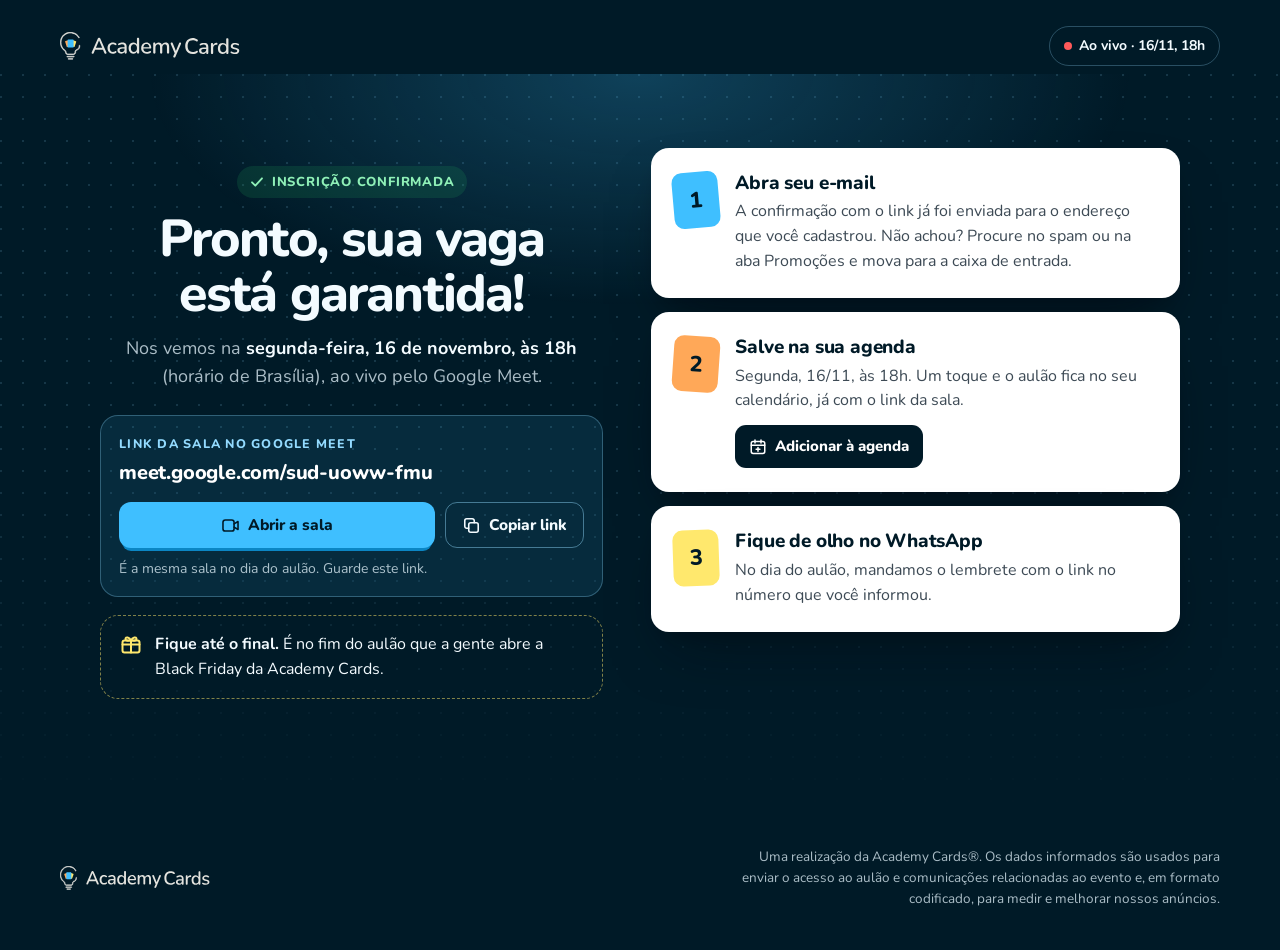
<file: obrigado.html>
<!DOCTYPE html>
<html lang="pt-BR">
<head>
<meta charset="UTF-8">
<meta name="viewport" content="width=device-width, initial-scale=1, viewport-fit=cover">
<title>Vaga garantida | Aulão gratuito Academy Cards</title>
<meta name="description" content="Sua inscrição no aulão gratuito de demonstração da Academy Cards foi registrada. O link de acesso chega por e-mail e o lembrete, pelo WhatsApp.">
<meta name="robots" content="noindex, follow">

<!-- Google Tag Manager (mesmo container da LP principal). Esta página é o
     returnURL do Zoho: a visualização dela é o gatilho da conversão de lead. -->
<script>
(function(w,d,s,l,i){w[l]=w[l]||[];w[l].push({'gtm.start':
new Date().getTime(),event:'gtm.js'});var f=d.getElementsByTagName(s)[0],
j=d.createElement(s),dl=l!='dataLayer'?'&l='+l:'';j.async=true;j.src=
'https://www.googletagmanager.com/gtm.js?id='+i+dl;f.parentNode.insertBefore(j,f);
})(window,document,'script','dataLayer','GTM-5WTS9N2S');
</script>
<!-- End Google Tag Manager -->

<link rel="icon" href="assets/img/favicon.svg" type="image/svg+xml">
<link rel="icon" href="assets/img/favicon-32.png" sizes="32x32">
<link rel="apple-touch-icon" href="assets/img/apple-touch-icon.png">
<meta name="theme-color" content="#001A27">

<!-- Caminhos absolutos: a página também é servida em /obrigado e em
     /obrigado/index.html (ver deploy.sh), onde o relativo quebraria. -->
<link rel="preload" href="/assets/fonts/nunito.woff2" as="font" type="font/woff2" crossorigin>
<link rel="stylesheet" href="/assets/css/styles.css">
</head>

<body>
<!-- Google Tag Manager (noscript) -->
<noscript><iframe src="https://www.googletagmanager.com/ns.html?id=GTM-5WTS9N2S"
height="0" width="0" style="display:none;visibility:hidden"></iframe></noscript>
<!-- End Google Tag Manager (noscript) -->

<header class="masthead">
  <div class="wrap masthead__inner">
    <img class="masthead__logo rise" src="/assets/img/academy-bone.svg"
         alt="Academy Cards" width="173" height="27">
    <p class="masthead__when rise" style="animation-delay:.08s">
      <span class="live-dot" aria-hidden="true"></span>
      Ao vivo · 16/11, 18h
    </p>
  </div>
</header>

<main class="thanks">
  <div class="wrap">
    <!-- Duas colunas no computador. Esquerda: confirmação, link da sala e
         aviso da Black. Direita: os três passos. Os blocos são filhos diretos
         do grid; no celular ficam numa coluna: confirmação, link, passos e
         aviso. -->
    <div class="thanks__grid">

    <div class="thanks__head">
      <p class="thanks__badge rise" style="animation-delay:.1s">
        <svg viewBox="0 0 24 24" fill="none" stroke="currentColor" stroke-width="2.8"
             stroke-linecap="round" stroke-linejoin="round" aria-hidden="true">
          <path d="M4.5 12.5l5 5 10-11"/>
        </svg>
        Inscrição confirmada
      </p>

      <h1 class="thanks__title rise" style="animation-delay:.2s">
        Pronto, sua vaga está garantida!
      </h1>

      <p class="thanks__lede rise" style="animation-delay:.26s">
        Nos vemos na <strong>segunda-feira, 16 de novembro, às 18h</strong>
        (horário de Brasília), ao vivo pelo Google Meet.
      </p>

      <p class="thanks__count rise" style="animation-delay:.3s" data-countdown></p>
    </div><!-- /.thanks__head -->

      <!-- Link da sala: o mesmo do e-mail de confirmação e das mensagens de
           WhatsApp. Se a sala mudar, atualizar aqui, no convite de agenda
           abaixo e no template do e-mail. -->
      <div class="meet rise" style="animation-delay:.34s">
        <p class="meet__label">Link da sala no Google Meet</p>
        <p class="meet__url" id="meetUrl">meet.google.com/sud-uoww-fmu</p>
        <div class="meet__actions">
          <a class="meet__open" href="https://meet.google.com/sud-uoww-fmu"
             target="_blank" rel="noopener">
            <svg viewBox="0 0 24 24" fill="none" stroke="currentColor" stroke-width="2"
                 stroke-linecap="round" stroke-linejoin="round" aria-hidden="true">
              <rect x="2.5" y="5" width="14" height="14" rx="3"/>
              <path d="M16.5 10l5-3v10l-5-3"/>
            </svg>
            Abrir a sala
          </a>
          <button class="meet__copy" type="button"
                  data-copy="https://meet.google.com/sud-uoww-fmu">
            <svg viewBox="0 0 24 24" fill="none" stroke="currentColor" stroke-width="2"
                 stroke-linecap="round" stroke-linejoin="round" aria-hidden="true">
              <rect x="8.5" y="8.5" width="12" height="12" rx="2.5"/>
              <path d="M15.5 8.5V6a2.5 2.5 0 00-2.5-2.5H6A2.5 2.5 0 003.5 6v7A2.5 2.5 0 006 15.5h2.5"/>
            </svg>
            <span data-copy-label>Copiar link</span>
          </button>
        </div>
        <p class="meet__note">É a mesma sala no dia do aulão. Guarde este link.</p>
      </div>

      <!-- Três passos para a inscrição virar presença. -->
      <ol class="todo rise" style="animation-delay:.36s">
        <li class="todo__item">
          <div class="todo__body">
            <h2 class="todo__title">Abra seu e-mail</h2>
            <p class="todo__text">
              A confirmação com o link já foi enviada para o endereço que você
              cadastrou. Não achou? Procure no spam ou na aba Promoções e mova
              para a caixa de entrada.
            </p>
          </div>
        </li>
        <li class="todo__item">
          <div class="todo__body">
            <h2 class="todo__title">Salve na sua agenda</h2>
            <p class="todo__text">
              Segunda, 16/11, às 18h. Um toque e o aulão fica no seu calendário,
              já com o link da sala.
            </p>
            <!-- Mesmo convite do e-mail de confirmação: 18h às 19h30, com o
                 link da sala na descrição e no local. -->
            <a class="todo__action" target="_blank" rel="noopener"
               href="https://calendar.google.com/calendar/render?action=TEMPLATE&amp;text=Aul%C3%A3o%20gratuito%20Academy%20Cards&amp;dates=20261116T210000Z%2F20261116T223000Z&amp;details=Demonstra%C3%A7%C3%A3o%20gratuita%20do%20aplicativo%20Academy%20Cards.%20Sala%3A%20https%3A%2F%2Fmeet.google.com%2Fsud-uoww-fmu&amp;location=https%3A%2F%2Fmeet.google.com%2Fsud-uoww-fmu">
              <svg viewBox="0 0 24 24" fill="none" stroke="currentColor" stroke-width="2"
                   stroke-linecap="round" stroke-linejoin="round" aria-hidden="true">
                <rect x="3" y="4.5" width="18" height="16" rx="2.5"/>
                <path d="M3 9.5h18M8 2.5v4M16 2.5v4M12 12.5v5M9.5 15h5"/>
              </svg>
              Adicionar à agenda
            </a>
          </div>
        </li>
        <li class="todo__item">
          <div class="todo__body">
            <h2 class="todo__title">Fique de olho no WhatsApp</h2>
            <p class="todo__text">
              No dia do aulão, mandamos o lembrete com o link no número que você
              informou.
            </p>
          </div>
        </li>
      </ol>

      <p class="thanks__tip rise" style="animation-delay:.42s">
        <svg viewBox="0 0 24 24" fill="none" stroke="currentColor" stroke-width="2"
             stroke-linecap="round" stroke-linejoin="round" aria-hidden="true">
          <rect x="3.5" y="8.5" width="17" height="12" rx="2"/>
          <path d="M3.5 12.5h17M12 8.5v12M12 8.5c-1.5-3.5-5.5-4-5.5-1.5S10 8.5 12 8.5zM12 8.5c1.5-3.5 5.5-4 5.5-1.5S14 8.5 12 8.5z"/>
        </svg>
        <span>
          <strong>Fique até o final.</strong> É no fim do aulão que a gente abre a
          Black Friday da Academy Cards.
        </span>
      </p>
    </div><!-- /.thanks__grid -->
  </div>
</main>

<footer class="footer">
  <div class="wrap footer__inner">
    <img class="footer__logo" src="/assets/img/academy-bone.svg"
         alt="Academy Cards" width="173" height="27" loading="lazy" decoding="async">
    <p class="footer__fine">
      Uma realização da Academy Cards®.
      Os dados informados são usados para enviar o acesso ao aulão e
      comunicações relacionadas ao evento e, em formato codificado, para medir
      e melhorar nossos anúncios.
    </p>
  </div>
</footer>

<script src="/assets/js/ui.js" defer></script>
</body>
</html>
</file>
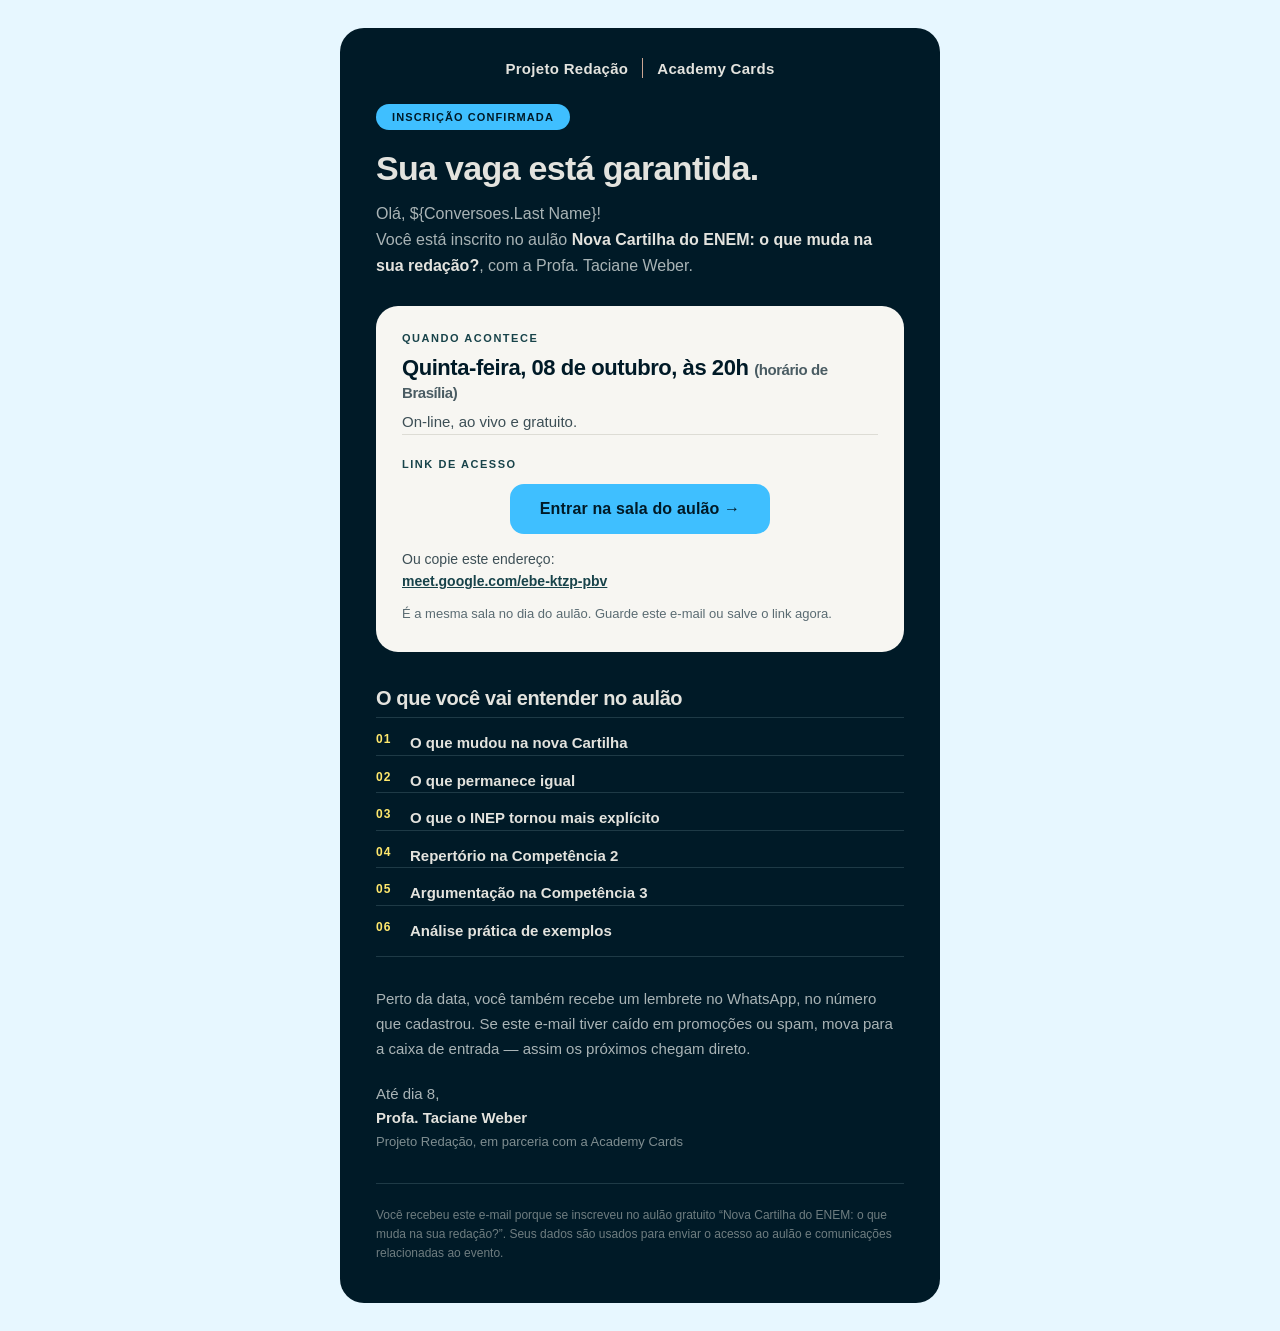
<file: emails/confirmacao-inscricao-conversoes.html>
<!DOCTYPE html PUBLIC "-//W3C//DTD XHTML 1.0 Transitional//EN" "http://www.w3.org/TR/xhtml1/DTD/xhtml1-transitional.dtd">
<html xmlns="http://www.w3.org/1999/xhtml" lang="pt-BR">
<head>
<meta http-equiv="Content-Type" content="text/html; charset=UTF-8" />
<meta name="viewport" content="width=device-width, initial-scale=1" />
<meta name="x-apple-disable-message-reformatting" />
<meta name="format-detection" content="telephone=no, date=no, address=no, email=no" />
<meta name="color-scheme" content="light dark" />
<meta name="supported-color-schemes" content="light dark" />
<title>Inscrição confirmada - Aulão Nova Cartilha do ENEM</title>

<!--
  =============================================================================
  E-mail de confirmação - Aulão "Nova Cartilha do ENEM"
  Profa. Taci × Academy Cards
  -----------------------------------------------------------------------------
  Identidade da landing page traduzida para e-mail:
    · corpo navy #001A27, o mesmo da página, como cartão sobre fundo #E7F7FF
    · card creme #F7F6F2 replicando o card do formulário
    · #3FBFFF exclusivo do botão - é o ponto mais luminoso, como na LP
    · #FFE86D para os números e o "gratuito"
    · filete #CBA593 separando as duas marcas, como no lockup da página

  DECISÕES TÉCNICAS (não "simplificar" na hora de colar no Zoho):
    · Layout em tabelas e TODO estilo inline. O bloco <style> abaixo só
      acrescenta o ajuste de mobile - se o editor do Zoho apagá-lo, o e-mail
      continua correto.
    · Sem SVG e sem WebP: Outlook não renderiza nenhum dos dois. Por isso o
      lockup é tipografia, não imagem. Há um comentário abaixo mostrando onde
      trocar por um PNG hospedado, se quiser.
    · Campo de mesclagem do Zoho CRM: ${Conversoes.Last Name} (campo "Last Name"
      de Conversões, API Nome_Informado) - é para lá que o formulário envia o nome.
      Ao colar no Zoho, se o nome do módulo no campo de mesclagem for outro,
      reinsira o campo pelo seletor "Inserir campo de mesclagem". Se o contato não tiver nome, a saudação fica
      truncada; por isso ela é "Olá, X!" em linha própria, e nenhuma frase
      depende do nome para fazer sentido.
  =============================================================================
-->

<!--[if mso]>
<style type="text/css">
  body, table, td, a, p, h1, h2, h3 { font-family: "Segoe UI", Arial, sans-serif !important; }
</style>
<![endif]-->

<style type="text/css">
  /* Progressive enhancement: o e-mail já está correto sem este bloco. */
  body { margin: 0 !important; padding: 0 !important; width: 100% !important; }
  table { border-collapse: collapse !important; }
  img { border: 0; outline: none; text-decoration: none; -ms-interpolation-mode: bicubic; }
  a { text-decoration: none; }

  @media screen and (max-width: 620px) {
    .sm-full  { width: 100% !important; max-width: 100% !important; }
    .sm-edge  { padding: 14px 10px !important; }
    .sm-pad   { padding-left: 22px !important; padding-right: 22px !important; }
    .sm-title { font-size: 28px !important; line-height: 1.15 !important; }
    .sm-stack { display: block !important; width: 100% !important; text-align: left !important; }
    .sm-gap   { height: 10px !important; }
  }
</style>
</head>

<!-- Fundo da mensagem em azul-papel (#E7F7FF): o corpo navy vira um cartão
     escuro sobre claro, que é o que dá sentido aos cantos arredondados. -->
<body style="margin:0; padding:0; width:100%; background-color:#E7F7FF;">

<!-- Pré-cabeçalho: o que aparece na lista de mensagens, ao lado do assunto.
     Os caracteres invisíveis depois do texto impedem o cliente de completar
     a linha com o começo do corpo do e-mail. -->
<div style="display:none; font-size:1px; line-height:1px; max-height:0; max-width:0; opacity:0; overflow:hidden; mso-hide:all;">
  Sua vaga está garantida: 08 de outubro, às 20h, on-line e ao vivo.
  &#847;&zwnj;&nbsp;&#847;&zwnj;&nbsp;&#847;&zwnj;&nbsp;&#847;&zwnj;&nbsp;&#847;&zwnj;&nbsp;&#847;&zwnj;&nbsp;&#847;&zwnj;&nbsp;&#847;&zwnj;&nbsp;&#847;&zwnj;&nbsp;&#847;&zwnj;&nbsp;&#847;&zwnj;&nbsp;&#847;&zwnj;&nbsp;
</div>

<table role="presentation" cellpadding="0" cellspacing="0" border="0" width="100%" bgcolor="#E7F7FF" style="background-color:#E7F7FF;">
<tr>
<!-- Esta folga é o que deixa os cantos arredondados visíveis. No mobile ela
     cai para 10px pela classe .sm-edge. -->
<td align="center" class="sm-edge" style="padding:28px 16px;">

  <!--[if mso]>
  <table role="presentation" cellpadding="0" cellspacing="0" border="0" width="600" align="center"><tr><td>
  <![endif]-->

  <!-- Outlook para Windows ignora border-radius: lá o cartão aparece com
       cantos retos. Continua legível - muda só o acabamento. -->
  <table role="presentation" cellpadding="0" cellspacing="0" border="0" width="600" class="sm-full" bgcolor="#001A27" style="width:600px; max-width:600px; background-color:#001A27; border-radius:24px;">

    <!-- ===================================================================
         Lockup da parceria
         =================================================================== -->
    <tr>
      <td align="center" class="sm-pad" style="padding:30px 36px 26px 36px;">
        <!-- Para usar imagem em vez de tipografia, troque esta tabela por:
             <img src="https://aulao.academycards.com.br/assets/img/email-lockup.png"
                  width="260" alt="Projeto Redação com Taciane Weber e Academy Cards"
                  style="display:block; width:260px; max-width:100%; height:auto;" />
             O arquivo precisa ser PNG (Outlook não abre SVG nem WebP) e estar
             hospedado em URL pública. -->
        <table role="presentation" cellpadding="0" cellspacing="0" border="0">
          <tr>
            <td style="font-family:'Nunito','Segoe UI',Helvetica,Arial,sans-serif; font-size:15px; font-weight:700; letter-spacing:0.02em; color:#E3E3DE; white-space:nowrap;">
              Projeto Redação
            </td>
            <td width="1" style="width:1px; padding:0 14px;">
              <div style="width:1px; height:20px; background-color:#CBA593; font-size:1px; line-height:1px;">&nbsp;</div>
            </td>
            <td style="font-family:'Nunito','Segoe UI',Helvetica,Arial,sans-serif; font-size:15px; font-weight:700; letter-spacing:0.02em; color:#E3E3DE; white-space:nowrap;">
              Academy Cards
            </td>
          </tr>
        </table>
      </td>
    </tr>

    <!-- ===================================================================
         Confirmação
         =================================================================== -->
    <tr>
      <td class="sm-pad" style="padding:0 36px;">

        <!-- Pílula de status, equivalente à tag azul do topo da página. -->
        <table role="presentation" cellpadding="0" cellspacing="0" border="0">
          <tr>
            <td bgcolor="#3FBFFF" style="border-radius:999px; padding:7px 16px; font-family:'Nunito','Segoe UI',Helvetica,Arial,sans-serif; font-size:11px; font-weight:800; letter-spacing:0.1em; text-transform:uppercase; color:#001A27;">
              Inscrição confirmada
            </td>
          </tr>
        </table>

        <h1 class="sm-title" style="margin:20px 0 0 0; font-family:'Nunito','Segoe UI',Helvetica,Arial,sans-serif; font-size:34px; line-height:1.1; font-weight:800; letter-spacing:-0.02em; color:#E3E3DE;">
          Sua vaga está garantida.
        </h1>

        <p style="margin:14px 0 0 0; font-family:'Nunito','Segoe UI',Helvetica,Arial,sans-serif; font-size:16px; line-height:1.6; color:#A9B4B6;">
          Olá, ${Conversoes.Last Name}!<br />
          Você está inscrito no aulão <strong style="color:#E3E3DE; font-weight:700;">Nova Cartilha do ENEM: o que muda na sua redação?</strong>, com a Profa. Taciane Weber.
        </p>
      </td>
    </tr>

    <!-- ===================================================================
         Card creme: quando, onde e o acesso.
         Mesmo papel do card do formulário na landing page - é o bloco que
         carrega a informação que o inscrito vai voltar para reler.
         =================================================================== -->
    <tr>
      <td class="sm-pad" style="padding:28px 36px 0 36px;">
        <table role="presentation" cellpadding="0" cellspacing="0" border="0" width="100%" style="width:100%;">
          <tr>
            <td bgcolor="#F7F6F2" style="background-color:#F7F6F2; border-radius:22px; padding:26px 26px 28px 26px;">

              <p style="margin:0; font-family:'Nunito','Segoe UI',Helvetica,Arial,sans-serif; font-size:11px; font-weight:800; letter-spacing:0.14em; text-transform:uppercase; color:#18434A;">
                Quando acontece
              </p>

              <p style="margin:10px 0 0 0; font-family:'Nunito','Segoe UI',Helvetica,Arial,sans-serif; font-size:22px; line-height:1.3; font-weight:800; letter-spacing:-0.02em; color:#001A27;">
                Quinta-feira, 08 de outubro, às 20h <span style="font-size:15px; font-weight:700; color:#4A5C63;">(horário de Brasília)</span>
              </p>

              <p style="margin:8px 0 0 0; font-family:'Nunito','Segoe UI',Helvetica,Arial,sans-serif; font-size:15px; line-height:1.55; color:#3D4F56;">
                On-line, ao vivo e gratuito.
              </p>

              <!-- ============================================================
                   BLOCO DO LINK DE ACESSO
                   Está aqui porque o e-mail é o canal privado que a página
                   promete ("o link de acesso será enviado por e-mail").
                   Para NÃO enviar o link agora, apague deste comentário até o
                   comentário de fechamento e troque pelo parágrafo indicado lá.
                   ============================================================ -->
              <table role="presentation" cellpadding="0" cellspacing="0" border="0" width="100%" style="width:100%;">
                <tr>
                  <td style="padding-top:5px; border-top:1px solid #DDDCD5;">
                    <p style="margin:18px 0 0 0; font-family:'Nunito','Segoe UI',Helvetica,Arial,sans-serif; font-size:11px; font-weight:800; letter-spacing:0.14em; text-transform:uppercase; color:#18434A;">
                      Link de acesso
                    </p>
                  </td>
                </tr>
                <tr>
                  <td align="center" style="padding-top:14px;">
                    <!-- align="center" no <td> e margin auto na tabela: alguns
                         clientes ignoram um, nenhum ignora os dois. -->
                    <table role="presentation" cellpadding="0" cellspacing="0" border="0" align="center" style="margin:0 auto;">
                      <tr>
                        <td align="center" bgcolor="#3FBFFF" style="background-color:#3FBFFF; border-radius:14px;">
                          <a href="https://meet.google.com/ebe-ktzp-pbv" target="_blank" style="display:block; padding:16px 30px; font-family:'Nunito','Segoe UI',Helvetica,Arial,sans-serif; font-size:16px; font-weight:800; letter-spacing:0.01em; color:#001A27; text-decoration:none; border-radius:14px;">
                            Entrar na sala do aulão &rarr;
                          </a>
                        </td>
                      </tr>
                    </table>
                  </td>
                </tr>
                <tr>
                  <td style="padding-top:14px;">
                    <!-- O endereço também em texto: se o botão for bloqueado
                         ou o e-mail for lido em modo texto, o link continua
                         acessível para copiar. -->
                    <p style="margin:0; font-family:'Nunito','Segoe UI',Helvetica,Arial,sans-serif; font-size:14px; line-height:1.6; color:#3D4F56;">
                      Ou copie este endereço:<br />
                      <a href="https://meet.google.com/ebe-ktzp-pbv" target="_blank" style="color:#18434A; font-weight:800; text-decoration:underline; word-break:break-all;">meet.google.com/ebe-ktzp-pbv</a>
                    </p>
                    <p style="margin:12px 0 0 0; font-family:'Nunito','Segoe UI',Helvetica,Arial,sans-serif; font-size:13px; line-height:1.55; color:#5A6B72;">
                      É a mesma sala no dia do aulão. Guarde este e-mail ou salve o link agora.
                    </p>
                  </td>
                </tr>
              </table>
              <!-- ============================================================
                   FIM DO BLOCO DO LINK DE ACESSO
                   Substituto, caso prefira enviar o link só mais perto da data:

                   <p style="margin:20px 0 0 0; padding-top:20px; border-top:1px solid #DDDCD5; font-family:'Nunito','Segoe UI',Helvetica,Arial,sans-serif; font-size:15px; line-height:1.6; color:#3D4F56;">
                     O link de acesso chega por e-mail e WhatsApp antes do aulão,
                     no endereço e no número que você cadastrou.
                   </p>
                   ============================================================ -->

            </td>
          </tr>
        </table>
      </td>
    </tr>

    <!-- ===================================================================
         O que será visto no aulão - os mesmos seis pontos da página,
         só os títulos: aqui o papel é lembrar, não convencer de novo.
         =================================================================== -->
    <tr>
      <td class="sm-pad" style="padding:34px 36px 0 36px;">
        <h2 style="margin:0; font-family:'Nunito','Segoe UI',Helvetica,Arial,sans-serif; font-size:20px; line-height:1.25; font-weight:800; letter-spacing:-0.02em; color:#E3E3DE;">
          O que você vai entender no aulão
        </h2>

        <table role="presentation" cellpadding="0" cellspacing="0" border="0" width="100%" style="width:100%; margin-top:6px;">
          <tr>
            <td width="34" valign="top" style="width:34px; padding:14px 0 0 0; font-family:'Nunito','Segoe UI',Helvetica,Arial,sans-serif; font-size:12px; font-weight:800; letter-spacing:0.08em; color:#FFE86D; border-top:1px solid #1E3A46;">01</td>
            <td valign="top" style="padding:14px 0 0 0; font-family:'Nunito','Segoe UI',Helvetica,Arial,sans-serif; font-size:15px; line-height:1.5; font-weight:600; color:#E3E3DE; border-top:1px solid #1E3A46;">O que mudou na nova Cartilha</td>
          </tr>
          <tr>
            <td width="34" valign="top" style="width:34px; padding:14px 0 0 0; font-family:'Nunito','Segoe UI',Helvetica,Arial,sans-serif; font-size:12px; font-weight:800; letter-spacing:0.08em; color:#FFE86D; border-top:1px solid #1E3A46;">02</td>
            <td valign="top" style="padding:14px 0 0 0; font-family:'Nunito','Segoe UI',Helvetica,Arial,sans-serif; font-size:15px; line-height:1.5; font-weight:600; color:#E3E3DE; border-top:1px solid #1E3A46;">O que permanece igual</td>
          </tr>
          <tr>
            <td width="34" valign="top" style="width:34px; padding:14px 0 0 0; font-family:'Nunito','Segoe UI',Helvetica,Arial,sans-serif; font-size:12px; font-weight:800; letter-spacing:0.08em; color:#FFE86D; border-top:1px solid #1E3A46;">03</td>
            <td valign="top" style="padding:14px 0 0 0; font-family:'Nunito','Segoe UI',Helvetica,Arial,sans-serif; font-size:15px; line-height:1.5; font-weight:600; color:#E3E3DE; border-top:1px solid #1E3A46;">O que o INEP tornou mais explícito</td>
          </tr>
          <tr>
            <td width="34" valign="top" style="width:34px; padding:14px 0 0 0; font-family:'Nunito','Segoe UI',Helvetica,Arial,sans-serif; font-size:12px; font-weight:800; letter-spacing:0.08em; color:#FFE86D; border-top:1px solid #1E3A46;">04</td>
            <td valign="top" style="padding:14px 0 0 0; font-family:'Nunito','Segoe UI',Helvetica,Arial,sans-serif; font-size:15px; line-height:1.5; font-weight:600; color:#E3E3DE; border-top:1px solid #1E3A46;">Repertório na Competência 2</td>
          </tr>
          <tr>
            <td width="34" valign="top" style="width:34px; padding:14px 0 0 0; font-family:'Nunito','Segoe UI',Helvetica,Arial,sans-serif; font-size:12px; font-weight:800; letter-spacing:0.08em; color:#FFE86D; border-top:1px solid #1E3A46;">05</td>
            <td valign="top" style="padding:14px 0 0 0; font-family:'Nunito','Segoe UI',Helvetica,Arial,sans-serif; font-size:15px; line-height:1.5; font-weight:600; color:#E3E3DE; border-top:1px solid #1E3A46;">Argumentação na Competência 3</td>
          </tr>
          <tr>
            <td width="34" valign="top" style="width:34px; padding:14px 0 14px 0; font-family:'Nunito','Segoe UI',Helvetica,Arial,sans-serif; font-size:12px; font-weight:800; letter-spacing:0.08em; color:#FFE86D; border-top:1px solid #1E3A46; border-bottom:1px solid #1E3A46;">06</td>
            <td valign="top" style="padding:14px 0 14px 0; font-family:'Nunito','Segoe UI',Helvetica,Arial,sans-serif; font-size:15px; line-height:1.5; font-weight:600; color:#E3E3DE; border-top:1px solid #1E3A46; border-bottom:1px solid #1E3A46;">Análise prática de exemplos</td>
          </tr>
        </table>
      </td>
    </tr>

    <!-- ===================================================================
         Lembrete e assinatura
         =================================================================== -->
    <tr>
      <td class="sm-pad" style="padding:30px 36px 0 36px;">
        <p style="margin:0; font-family:'Nunito','Segoe UI',Helvetica,Arial,sans-serif; font-size:15px; line-height:1.65; color:#A9B4B6;">
          Perto da data, você também recebe um lembrete no WhatsApp, no número
          que cadastrou. Se este e-mail tiver caído em promoções ou spam, mova
          para a caixa de entrada — assim os próximos chegam direto.
        </p>

        <p style="margin:20px 0 0 0; font-family:'Nunito','Segoe UI',Helvetica,Arial,sans-serif; font-size:15px; line-height:1.65; color:#A9B4B6;">
          Até dia 8,<br />
          <strong style="color:#E3E3DE; font-weight:800;">Profa. Taciane Weber</strong><br />
          <span style="font-size:13px; color:#7E8D90;">Projeto Redação, em parceria com a Academy Cards</span>
        </p>
      </td>
    </tr>

    <!-- ===================================================================
         Rodapé
         =================================================================== -->
    <tr>
      <td class="sm-pad" style="padding:30px 36px 40px 36px;">
        <table role="presentation" cellpadding="0" cellspacing="0" border="0" width="100%" style="width:100%;">
          <tr>
            <td style="padding-top:22px; border-top:1px solid #1E3A46;">
              <p style="margin:0; font-family:'Nunito','Segoe UI',Helvetica,Arial,sans-serif; font-size:12px; line-height:1.6; color:#6E7D80;">
                Você recebeu este e-mail porque se inscreveu no aulão gratuito
                “Nova Cartilha do ENEM: o que muda na sua redação?”. Seus dados
                são usados para enviar o acesso ao aulão e comunicações
                relacionadas ao evento.
              </p>
            </td>
          </tr>
        </table>
      </td>
    </tr>

  </table>

  <!--[if mso]>
  </td></tr></table>
  <![endif]-->

</td>
</tr>
</table>

</body>
</html>
</file>
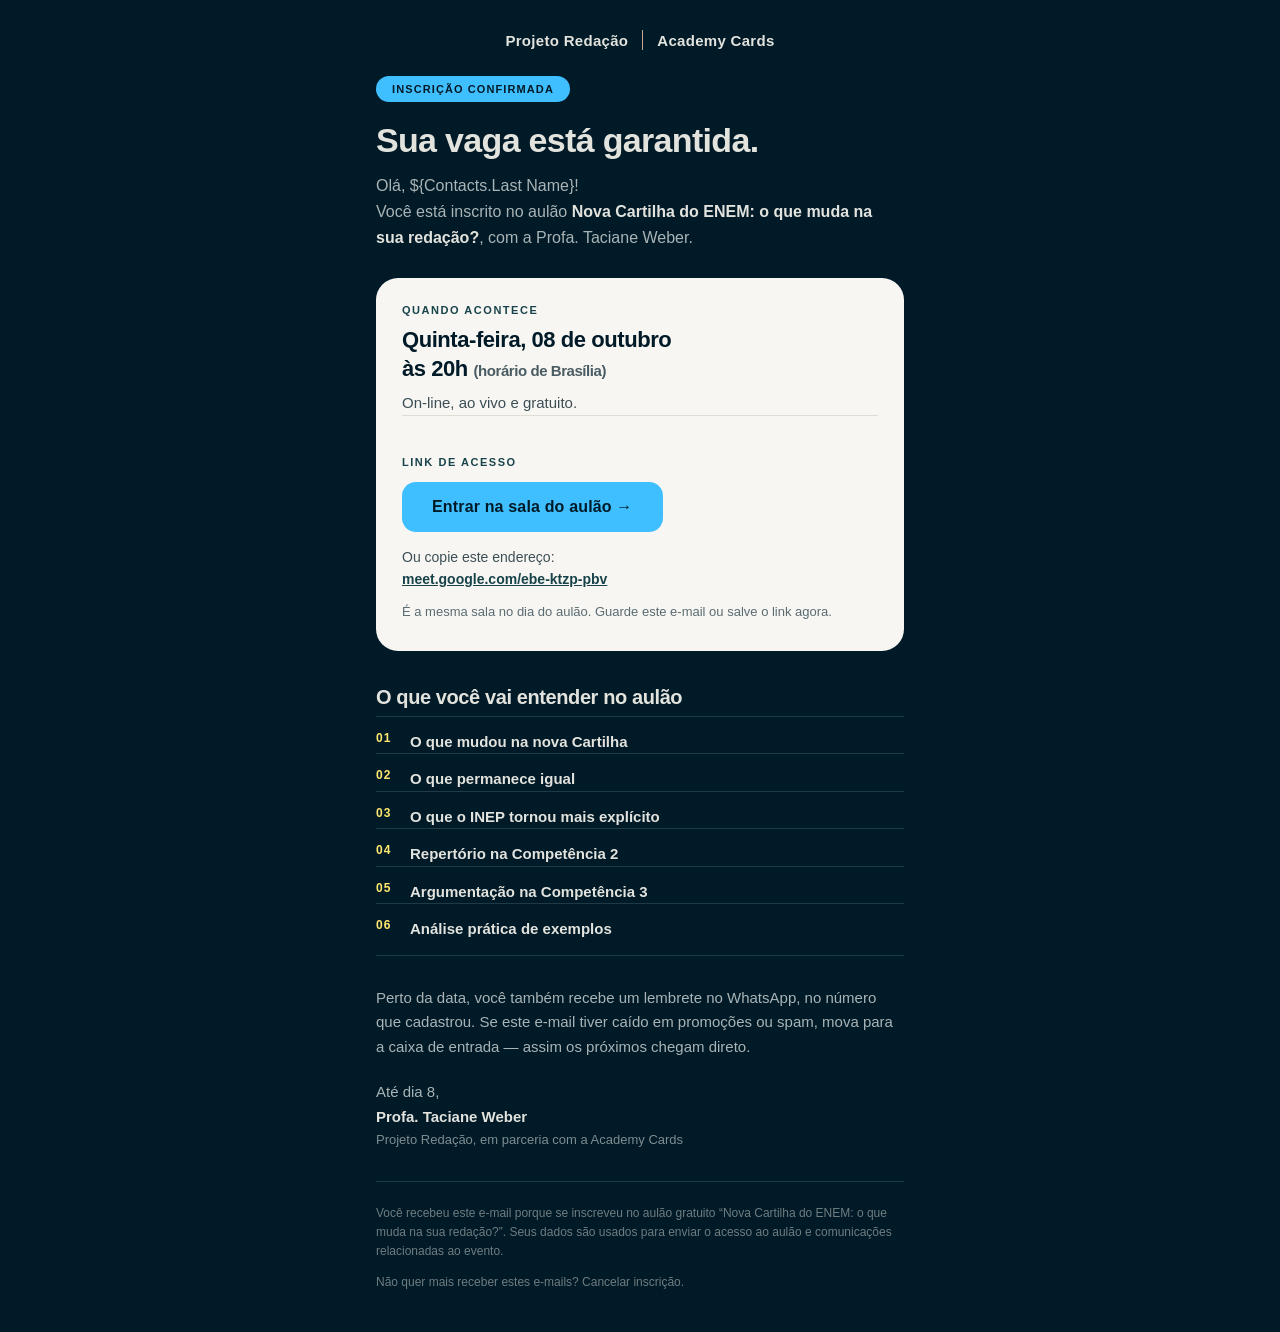
<file: emails/confirmacao-inscricao.html>
<!DOCTYPE html PUBLIC "-//W3C//DTD XHTML 1.0 Transitional//EN" "http://www.w3.org/TR/xhtml1/DTD/xhtml1-transitional.dtd">
<html xmlns="http://www.w3.org/1999/xhtml" lang="pt-BR">
<head>
<meta http-equiv="Content-Type" content="text/html; charset=UTF-8" />
<meta name="viewport" content="width=device-width, initial-scale=1" />
<meta name="x-apple-disable-message-reformatting" />
<meta name="format-detection" content="telephone=no, date=no, address=no, email=no" />
<meta name="color-scheme" content="dark light" />
<meta name="supported-color-schemes" content="dark light" />
<title>Inscrição confirmada - Aulão Nova Cartilha do ENEM</title>

<!--
  =============================================================================
  E-mail de confirmação - Aulão "Nova Cartilha do ENEM"
  Profa. Taci × Academy Cards
  -----------------------------------------------------------------------------
  Identidade da landing page traduzida para e-mail:
    · fundo navy #001A27, o mesmo da página
    · card creme #F7F6F2 replicando o card do formulário
    · #3FBFFF exclusivo do botão - é o ponto mais luminoso, como na LP
    · #FFE86D para os números e o "gratuito"
    · filete #CBA593 separando as duas marcas, como no lockup da página

  DECISÕES TÉCNICAS (não "simplificar" na hora de colar no Zoho):
    · Layout em tabelas e TODO estilo inline. O bloco <style> abaixo só
      acrescenta o ajuste de mobile - se o editor do Zoho apagá-lo, o e-mail
      continua correto.
    · Sem SVG e sem WebP: Outlook não renderiza nenhum dos dois. Por isso o
      lockup é tipografia, não imagem. Há um comentário abaixo mostrando onde
      trocar por um PNG hospedado, se quiser.
    · Campo de mesclagem do Zoho CRM: ${Contacts.Last Name} - é para lá que o
      formulário envia o nome. Se o contato não tiver nome, a saudação fica
      truncada; por isso ela é "Olá, X!" em linha própria, e nenhuma frase
      depende do nome para fazer sentido.
  =============================================================================
-->

<!--[if mso]>
<style type="text/css">
  body, table, td, a, p, h1, h2, h3 { font-family: "Segoe UI", Arial, sans-serif !important; }
</style>
<![endif]-->

<style type="text/css">
  /* Progressive enhancement: o e-mail já está correto sem este bloco. */
  body { margin: 0 !important; padding: 0 !important; width: 100% !important; }
  table { border-collapse: collapse !important; }
  img { border: 0; outline: none; text-decoration: none; -ms-interpolation-mode: bicubic; }
  a { text-decoration: none; }

  @media screen and (max-width: 620px) {
    .sm-full  { width: 100% !important; max-width: 100% !important; }
    .sm-pad   { padding-left: 22px !important; padding-right: 22px !important; }
    .sm-title { font-size: 28px !important; line-height: 1.15 !important; }
    .sm-stack { display: block !important; width: 100% !important; text-align: left !important; }
    .sm-gap   { height: 10px !important; }
  }
</style>
</head>

<body style="margin:0; padding:0; width:100%; background-color:#001A27;">

<!-- Pré-cabeçalho: o que aparece na lista de mensagens, ao lado do assunto.
     Os caracteres invisíveis depois do texto impedem o cliente de completar
     a linha com o começo do corpo do e-mail. -->
<div style="display:none; font-size:1px; line-height:1px; max-height:0; max-width:0; opacity:0; overflow:hidden; mso-hide:all;">
  Sua vaga está garantida: 08 de outubro, às 20h, on-line e ao vivo.
  &#847;&zwnj;&nbsp;&#847;&zwnj;&nbsp;&#847;&zwnj;&nbsp;&#847;&zwnj;&nbsp;&#847;&zwnj;&nbsp;&#847;&zwnj;&nbsp;&#847;&zwnj;&nbsp;&#847;&zwnj;&nbsp;&#847;&zwnj;&nbsp;&#847;&zwnj;&nbsp;&#847;&zwnj;&nbsp;&#847;&zwnj;&nbsp;
</div>

<table role="presentation" cellpadding="0" cellspacing="0" border="0" width="100%" style="background-color:#001A27;">
<tr>
<td align="center" style="padding:0;">

  <!--[if mso]>
  <table role="presentation" cellpadding="0" cellspacing="0" border="0" width="600" align="center"><tr><td>
  <![endif]-->

  <table role="presentation" cellpadding="0" cellspacing="0" border="0" width="600" class="sm-full" style="width:600px; max-width:600px; background-color:#001A27;">

    <!-- ===================================================================
         Lockup da parceria
         =================================================================== -->
    <tr>
      <td align="center" class="sm-pad" style="padding:30px 36px 26px 36px;">
        <!-- Para usar imagem em vez de tipografia, troque esta tabela por:
             <img src="https://aulao.academycards.com.br/assets/img/email-lockup.png"
                  width="260" alt="Projeto Redação com Taciane Weber e Academy Cards"
                  style="display:block; width:260px; max-width:100%; height:auto;" />
             O arquivo precisa ser PNG (Outlook não abre SVG nem WebP) e estar
             hospedado em URL pública. -->
        <table role="presentation" cellpadding="0" cellspacing="0" border="0">
          <tr>
            <td style="font-family:'Nunito','Segoe UI',Helvetica,Arial,sans-serif; font-size:15px; font-weight:700; letter-spacing:0.02em; color:#E3E3DE; white-space:nowrap;">
              Projeto Redação
            </td>
            <td width="1" style="width:1px; padding:0 14px;">
              <div style="width:1px; height:20px; background-color:#CBA593; font-size:1px; line-height:1px;">&nbsp;</div>
            </td>
            <td style="font-family:'Nunito','Segoe UI',Helvetica,Arial,sans-serif; font-size:15px; font-weight:700; letter-spacing:0.02em; color:#E3E3DE; white-space:nowrap;">
              Academy Cards
            </td>
          </tr>
        </table>
      </td>
    </tr>

    <!-- ===================================================================
         Confirmação
         =================================================================== -->
    <tr>
      <td class="sm-pad" style="padding:0 36px;">

        <!-- Pílula de status, equivalente à tag azul do topo da página. -->
        <table role="presentation" cellpadding="0" cellspacing="0" border="0">
          <tr>
            <td bgcolor="#3FBFFF" style="border-radius:999px; padding:7px 16px; font-family:'Nunito','Segoe UI',Helvetica,Arial,sans-serif; font-size:11px; font-weight:800; letter-spacing:0.1em; text-transform:uppercase; color:#001A27;">
              Inscrição confirmada
            </td>
          </tr>
        </table>

        <h1 class="sm-title" style="margin:20px 0 0 0; font-family:'Nunito','Segoe UI',Helvetica,Arial,sans-serif; font-size:34px; line-height:1.1; font-weight:800; letter-spacing:-0.02em; color:#E3E3DE;">
          Sua vaga está garantida.
        </h1>

        <p style="margin:14px 0 0 0; font-family:'Nunito','Segoe UI',Helvetica,Arial,sans-serif; font-size:16px; line-height:1.6; color:#A9B4B6;">
          Olá, ${Contacts.Last Name}!<br />
          Você está inscrito no aulão <strong style="color:#E3E3DE; font-weight:700;">Nova Cartilha do ENEM: o que muda na sua redação?</strong>, com a Profa. Taciane Weber.
        </p>
      </td>
    </tr>

    <!-- ===================================================================
         Card creme: quando, onde e o acesso.
         Mesmo papel do card do formulário na landing page - é o bloco que
         carrega a informação que o inscrito vai voltar para reler.
         =================================================================== -->
    <tr>
      <td class="sm-pad" style="padding:28px 36px 0 36px;">
        <table role="presentation" cellpadding="0" cellspacing="0" border="0" width="100%" style="width:100%;">
          <tr>
            <td bgcolor="#F7F6F2" style="background-color:#F7F6F2; border-radius:22px; padding:26px 26px 28px 26px;">

              <p style="margin:0; font-family:'Nunito','Segoe UI',Helvetica,Arial,sans-serif; font-size:11px; font-weight:800; letter-spacing:0.14em; text-transform:uppercase; color:#18434A;">
                Quando acontece
              </p>

              <p style="margin:10px 0 0 0; font-family:'Nunito','Segoe UI',Helvetica,Arial,sans-serif; font-size:22px; line-height:1.3; font-weight:800; letter-spacing:-0.02em; color:#001A27;">
                Quinta-feira, 08 de outubro<br />às 20h <span style="font-size:15px; font-weight:700; color:#4A5C63;">(horário de Brasília)</span>
              </p>

              <p style="margin:8px 0 0 0; font-family:'Nunito','Segoe UI',Helvetica,Arial,sans-serif; font-size:15px; line-height:1.55; color:#3D4F56;">
                On-line, ao vivo e gratuito.
              </p>

              <!-- ============================================================
                   BLOCO DO LINK DE ACESSO
                   Está aqui porque o e-mail é o canal privado que a página
                   promete ("o link de acesso será enviado por e-mail").
                   Para NÃO enviar o link agora, apague deste comentário até o
                   comentário de fechamento e troque pelo parágrafo indicado lá.
                   ============================================================ -->
              <table role="presentation" cellpadding="0" cellspacing="0" border="0" width="100%" style="width:100%;">
                <tr>
                  <td style="padding-top:22px; border-top:1px solid #DDDCD5;">
                    <p style="margin:18px 0 0 0; font-family:'Nunito','Segoe UI',Helvetica,Arial,sans-serif; font-size:11px; font-weight:800; letter-spacing:0.14em; text-transform:uppercase; color:#18434A;">
                      Link de acesso
                    </p>
                  </td>
                </tr>
                <tr>
                  <td style="padding-top:14px;">
                    <table role="presentation" cellpadding="0" cellspacing="0" border="0">
                      <tr>
                        <td bgcolor="#3FBFFF" style="background-color:#3FBFFF; border-radius:14px;">
                          <a href="https://meet.google.com/ebe-ktzp-pbv" target="_blank" style="display:block; padding:16px 30px; font-family:'Nunito','Segoe UI',Helvetica,Arial,sans-serif; font-size:16px; font-weight:800; letter-spacing:0.01em; color:#001A27; text-decoration:none; border-radius:14px;">
                            Entrar na sala do aulão &rarr;
                          </a>
                        </td>
                      </tr>
                    </table>
                  </td>
                </tr>
                <tr>
                  <td style="padding-top:14px;">
                    <!-- O endereço também em texto: se o botão for bloqueado
                         ou o e-mail for lido em modo texto, o link continua
                         acessível para copiar. -->
                    <p style="margin:0; font-family:'Nunito','Segoe UI',Helvetica,Arial,sans-serif; font-size:14px; line-height:1.6; color:#3D4F56;">
                      Ou copie este endereço:<br />
                      <a href="https://meet.google.com/ebe-ktzp-pbv" target="_blank" style="color:#18434A; font-weight:800; text-decoration:underline; word-break:break-all;">meet.google.com/ebe-ktzp-pbv</a>
                    </p>
                    <p style="margin:12px 0 0 0; font-family:'Nunito','Segoe UI',Helvetica,Arial,sans-serif; font-size:13px; line-height:1.55; color:#5A6B72;">
                      É a mesma sala no dia do aulão. Guarde este e-mail ou salve o link agora.
                    </p>
                  </td>
                </tr>
              </table>
              <!-- ============================================================
                   FIM DO BLOCO DO LINK DE ACESSO
                   Substituto, caso prefira enviar o link só mais perto da data:

                   <p style="margin:20px 0 0 0; padding-top:20px; border-top:1px solid #DDDCD5; font-family:'Nunito','Segoe UI',Helvetica,Arial,sans-serif; font-size:15px; line-height:1.6; color:#3D4F56;">
                     O link de acesso chega por e-mail e WhatsApp antes do aulão,
                     no endereço e no número que você cadastrou.
                   </p>
                   ============================================================ -->

            </td>
          </tr>
        </table>
      </td>
    </tr>

    <!-- ===================================================================
         O que será visto no aulão - os mesmos seis pontos da página,
         só os títulos: aqui o papel é lembrar, não convencer de novo.
         =================================================================== -->
    <tr>
      <td class="sm-pad" style="padding:34px 36px 0 36px;">
        <h2 style="margin:0; font-family:'Nunito','Segoe UI',Helvetica,Arial,sans-serif; font-size:20px; line-height:1.25; font-weight:800; letter-spacing:-0.02em; color:#E3E3DE;">
          O que você vai entender no aulão
        </h2>

        <table role="presentation" cellpadding="0" cellspacing="0" border="0" width="100%" style="width:100%; margin-top:6px;">
          <tr>
            <td width="34" valign="top" style="width:34px; padding:14px 0 0 0; font-family:'Nunito','Segoe UI',Helvetica,Arial,sans-serif; font-size:12px; font-weight:800; letter-spacing:0.08em; color:#FFE86D; border-top:1px solid #1E3A46;">01</td>
            <td valign="top" style="padding:14px 0 0 0; font-family:'Nunito','Segoe UI',Helvetica,Arial,sans-serif; font-size:15px; line-height:1.5; font-weight:600; color:#E3E3DE; border-top:1px solid #1E3A46;">O que mudou na nova Cartilha</td>
          </tr>
          <tr>
            <td width="34" valign="top" style="width:34px; padding:14px 0 0 0; font-family:'Nunito','Segoe UI',Helvetica,Arial,sans-serif; font-size:12px; font-weight:800; letter-spacing:0.08em; color:#FFE86D; border-top:1px solid #1E3A46;">02</td>
            <td valign="top" style="padding:14px 0 0 0; font-family:'Nunito','Segoe UI',Helvetica,Arial,sans-serif; font-size:15px; line-height:1.5; font-weight:600; color:#E3E3DE; border-top:1px solid #1E3A46;">O que permanece igual</td>
          </tr>
          <tr>
            <td width="34" valign="top" style="width:34px; padding:14px 0 0 0; font-family:'Nunito','Segoe UI',Helvetica,Arial,sans-serif; font-size:12px; font-weight:800; letter-spacing:0.08em; color:#FFE86D; border-top:1px solid #1E3A46;">03</td>
            <td valign="top" style="padding:14px 0 0 0; font-family:'Nunito','Segoe UI',Helvetica,Arial,sans-serif; font-size:15px; line-height:1.5; font-weight:600; color:#E3E3DE; border-top:1px solid #1E3A46;">O que o INEP tornou mais explícito</td>
          </tr>
          <tr>
            <td width="34" valign="top" style="width:34px; padding:14px 0 0 0; font-family:'Nunito','Segoe UI',Helvetica,Arial,sans-serif; font-size:12px; font-weight:800; letter-spacing:0.08em; color:#FFE86D; border-top:1px solid #1E3A46;">04</td>
            <td valign="top" style="padding:14px 0 0 0; font-family:'Nunito','Segoe UI',Helvetica,Arial,sans-serif; font-size:15px; line-height:1.5; font-weight:600; color:#E3E3DE; border-top:1px solid #1E3A46;">Repertório na Competência 2</td>
          </tr>
          <tr>
            <td width="34" valign="top" style="width:34px; padding:14px 0 0 0; font-family:'Nunito','Segoe UI',Helvetica,Arial,sans-serif; font-size:12px; font-weight:800; letter-spacing:0.08em; color:#FFE86D; border-top:1px solid #1E3A46;">05</td>
            <td valign="top" style="padding:14px 0 0 0; font-family:'Nunito','Segoe UI',Helvetica,Arial,sans-serif; font-size:15px; line-height:1.5; font-weight:600; color:#E3E3DE; border-top:1px solid #1E3A46;">Argumentação na Competência 3</td>
          </tr>
          <tr>
            <td width="34" valign="top" style="width:34px; padding:14px 0 14px 0; font-family:'Nunito','Segoe UI',Helvetica,Arial,sans-serif; font-size:12px; font-weight:800; letter-spacing:0.08em; color:#FFE86D; border-top:1px solid #1E3A46; border-bottom:1px solid #1E3A46;">06</td>
            <td valign="top" style="padding:14px 0 14px 0; font-family:'Nunito','Segoe UI',Helvetica,Arial,sans-serif; font-size:15px; line-height:1.5; font-weight:600; color:#E3E3DE; border-top:1px solid #1E3A46; border-bottom:1px solid #1E3A46;">Análise prática de exemplos</td>
          </tr>
        </table>
      </td>
    </tr>

    <!-- ===================================================================
         Lembrete e assinatura
         =================================================================== -->
    <tr>
      <td class="sm-pad" style="padding:30px 36px 0 36px;">
        <p style="margin:0; font-family:'Nunito','Segoe UI',Helvetica,Arial,sans-serif; font-size:15px; line-height:1.65; color:#A9B4B6;">
          Perto da data, você também recebe um lembrete no WhatsApp, no número
          que cadastrou. Se este e-mail tiver caído em promoções ou spam, mova
          para a caixa de entrada — assim os próximos chegam direto.
        </p>

        <p style="margin:20px 0 0 0; font-family:'Nunito','Segoe UI',Helvetica,Arial,sans-serif; font-size:15px; line-height:1.65; color:#A9B4B6;">
          Até dia 8,<br />
          <strong style="color:#E3E3DE; font-weight:800;">Profa. Taciane Weber</strong><br />
          <span style="font-size:13px; color:#7E8D90;">Projeto Redação, em parceria com a Academy Cards</span>
        </p>
      </td>
    </tr>

    <!-- ===================================================================
         Rodapé
         =================================================================== -->
    <tr>
      <td class="sm-pad" style="padding:30px 36px 40px 36px;">
        <table role="presentation" cellpadding="0" cellspacing="0" border="0" width="100%" style="width:100%;">
          <tr>
            <td style="padding-top:22px; border-top:1px solid #1E3A46;">
              <p style="margin:0; font-family:'Nunito','Segoe UI',Helvetica,Arial,sans-serif; font-size:12px; line-height:1.6; color:#6E7D80;">
                Você recebeu este e-mail porque se inscreveu no aulão gratuito
                “Nova Cartilha do ENEM: o que muda na sua redação?”. Seus dados
                são usados para enviar o acesso ao aulão e comunicações
                relacionadas ao evento.
              </p>
              <p style="margin:12px 0 0 0; font-family:'Nunito','Segoe UI',Helvetica,Arial,sans-serif; font-size:12px; line-height:1.6; color:#6E7D80;">
                <!-- Insira aqui o link de descadastro pelo próprio editor do
                     Zoho (Inserir > Link de cancelamento de inscrição). O token
                     é gerado por envio e não pode ser escrito à mão. -->
                Não quer mais receber estes e-mails? Cancelar inscrição.
              </p>
            </td>
          </tr>
        </table>
      </td>
    </tr>

  </table>

  <!--[if mso]>
  </td></tr></table>
  <![endif]-->

</td>
</tr>
</table>

</body>
</html>
</file>
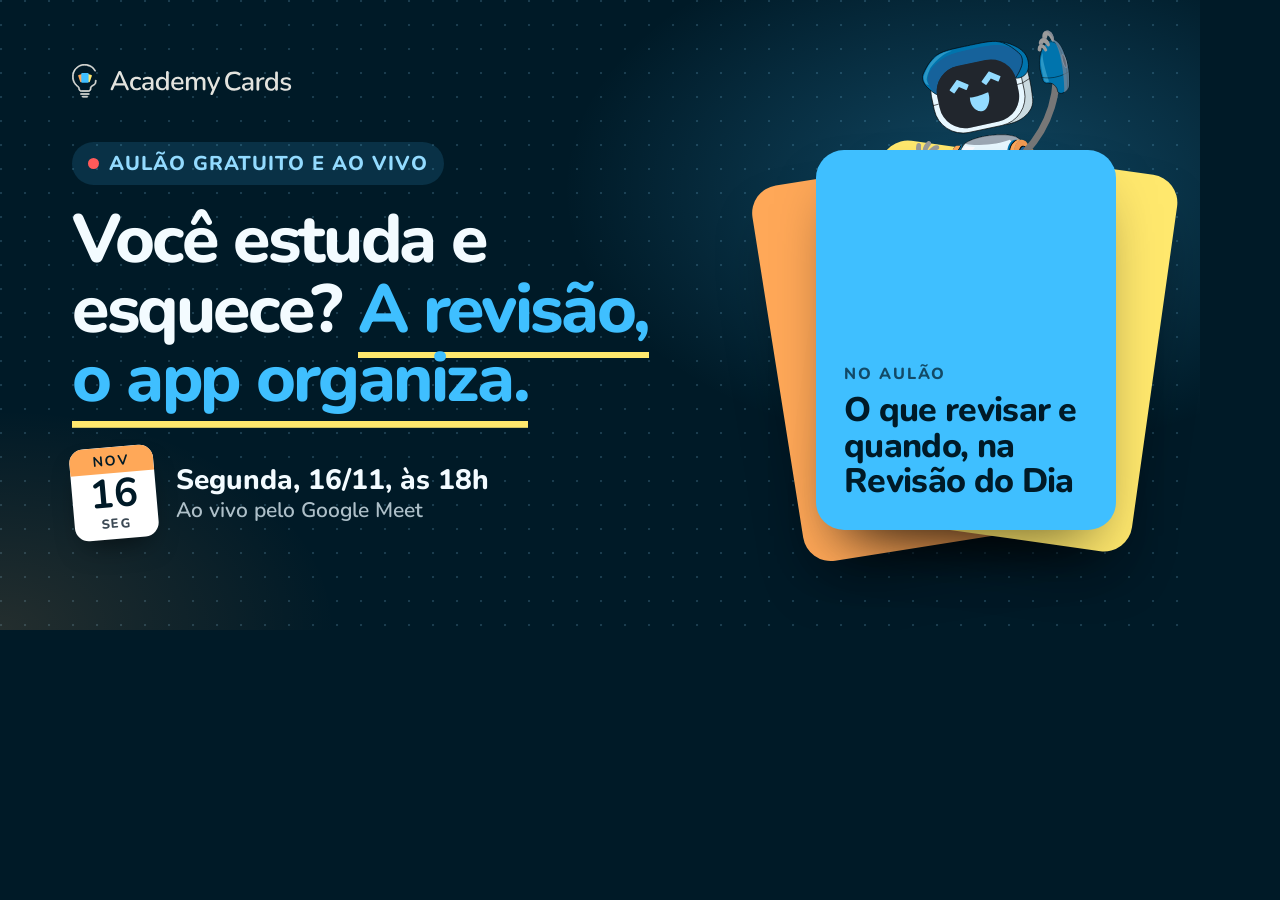
<file: tools/og-image.html>
<!DOCTYPE html>
<!--
  Fonte da assets/img/og-image.jpg (1200x630). Não é publicada (deploy.sh só
  sobe index.html, obrigado e assets/). Para regerar: abrir esta página pelo
  servidor local (python -m http.server na pasta do aulão, /tools/og-image.html)
  numa janela de 1200x630 e salvar a captura como JPEG em assets/img/og-image.jpg.
-->
<html lang="pt-BR">
<head>
<meta charset="UTF-8">
<title>OG aulão</title>
<link rel="stylesheet" href="../assets/css/fonts.css">
<style>
  * { box-sizing: border-box; margin: 0; }
  html, body { width: 1200px; height: 630px; overflow: hidden; }
  body {
    font-family: "Nunito", sans-serif;
    background: #001a27;
    color: #f3fbff;
    position: relative;
  }
  .bg {
    position: absolute; inset: 0;
    background:
      radial-gradient(50% 60% at 82% 30%, rgb(63 191 255 / 0.28), transparent 70%),
      radial-gradient(40% 50% at 0% 100%, rgb(255 168 88 / 0.14), transparent 70%),
      radial-gradient(circle at 1px 1px, rgb(147 219 255 / 0.18) 1px, transparent 1.6px) 0 0 / 24px 24px;
  }
  .left { position: absolute; left: 72px; top: 64px; width: 640px; }
  .logo { display: block; width: 220px; }
  .pill {
    display: inline-flex; align-items: center; gap: 10px;
    margin-top: 44px; padding: 8px 16px;
    border-radius: 999px; background: rgb(63 191 255 / 0.14);
    color: #93dbff; font-size: 20px; font-weight: 800;
    letter-spacing: 0.05em; text-transform: uppercase;
  }
  .dot { width: 11px; height: 11px; border-radius: 50%; background: #ff5a5a; }
  h1 {
    margin-top: 20px;
    font-size: 68px; font-weight: 800; line-height: 1.02; letter-spacing: -0.035em;
  }
  h1 em {
    font-style: normal; color: #3fbfff;
    background: linear-gradient(#ffe86d, #ffe86d) no-repeat left bottom / 100% 0.1em;
    padding-bottom: 0.04em;
  }
  .when { display: flex; align-items: center; gap: 20px; margin-top: 34px; }
  .cal {
    width: 84px; border-radius: 14px; overflow: hidden; background: #fff; color: #001a27;
    text-align: center; rotate: -5deg; box-shadow: 0 14px 28px -12px rgb(0 0 0 / 0.6);
  }
  .cal b { display: block; background: #ffa858; font-size: 14px; letter-spacing: 0.14em; padding: 4px 0 3px; }
  .cal strong { display: block; font-size: 40px; line-height: 1.05; }
  .cal span { display: block; font-size: 13px; font-weight: 800; letter-spacing: 0.1em; padding-bottom: 6px; color: #3d4a55; }
  .when p { font-size: 28px; font-weight: 800; line-height: 1.2; }
  .when small { display: block; font-size: 21px; font-weight: 600; color: rgb(231 247 255 / 0.75); }

  .stack { position: absolute; right: 84px; top: 150px; width: 300px; height: 380px; }
  .c { position: absolute; inset: 0; border-radius: 28px; box-shadow: 0 30px 60px -24px rgb(0 0 0 / 0.6); }
  .c1 { background: #ffa858; rotate: -9deg; translate: -40px 14px; }
  .c2 { background: #ffe86d; rotate: 8deg; translate: 40px 6px; }
  .c3 {
    background: #3fbfff; color: #001a27; padding: 30px 28px;
    display: flex; flex-direction: column; justify-content: flex-end;
  }
  .c3 small { font-size: 16px; font-weight: 800; letter-spacing: 0.12em; text-transform: uppercase; opacity: 0.7; }
  .c3 p { margin-top: 8px; font-size: 34px; font-weight: 800; line-height: 1.05; letter-spacing: -0.02em; }
  .axel { position: absolute; right: 40px; top: -122px; width: 160px; }
</style>
</head>
<body>
  <div class="bg"></div>
  <div class="left">
    <img class="logo" src="../assets/img/academy-bone.svg" alt="">
    <p class="pill"><span class="dot"></span>Aulão gratuito e ao vivo</p>
    <h1>Você estuda e esquece? <em>A revisão,<br>o app organiza.</em></h1>
    <div class="when">
      <div class="cal"><b>NOV</b><strong>16</strong><span>SEG</span></div>
      <p>Segunda, 16/11, às 18h<small>Ao vivo pelo Google Meet</small></p>
    </div>
  </div>
  <div class="stack">
    <div class="c c1"></div>
    <div class="c c2"></div>
    <img class="axel" src="../assets/img/axel-acenando.svg" alt="">
    <div class="c c3"><small>No aulão</small><p>O que revisar e quando, na Revisão do Dia</p></div>
  </div>
</body>
</html>
</file>
<file: assets/css/styles.css>
@import url("fonts.css");

/* ==========================================================================
   Aulão de demonstração da Academy Cards (16/11/2026, 18h)
   --------------------------------------------------------------------------
   Conceito: "o baralho da marca". As três cartas do logo (laranja, azul e
   amarela) viram a linguagem da página:
     · o formulário é a carta da frente, com as cartas laranja e amarela
       abertas em leque atrás dele e o Axel espiando por cima;
     · as dúvidas são flashcards de verdade: pergunta na frente, resposta
       no verso, um toque para virar;
     · o roteiro do aulão é uma pilha de cards numerados.

   Mobile primeiro: o tráfego vem de reels e anúncios no Instagram e TikTok.
   No celular, título, data e formulário cabem no começo da rolagem e uma
   barra fixa leva de volta ao formulário quando ele sai da tela.

   Tipografia: só Nunito, a fonte oficial do manual. Títulos em 800 com
   tracking fechado para ganhar presença de display sem sair da família.
   Cor: navy de fundo, azul #3FBFFF como cor de ação, laranja e amarelo só
   como acento (o manual não permite as cores secundárias como fundo de logo).
   ========================================================================== */

:root {
  /* Marca */
  --navy: #001a27;
  --navy-2: #00273b;
  --navy-3: #003d5c;
  --blue: #3fbfff;
  --blue-soft: #93dbff;
  --blue-mist: #e7f7ff;
  --orange: #ffa858;
  --orange-ink: #ad5300;
  --yellow: #ffe86d;
  --yellow-mist: #fff8eb;
  --paper: #fbfbfb;
  --slate: #2d343e;

  /* Texto */
  --ink: var(--navy);
  --ink-soft: #3d4a55;
  --on-dark: #f3fbff;
  --on-dark-soft: rgb(231 247 255 / 0.74);

  /* Estados */
  --danger: #c62f2f;
  --line: #cfdbe3;

  --sans: "Nunito", ui-sans-serif, "Segoe UI", system-ui, sans-serif;

  --gutter: 20px;
  --maxw: 1160px;
  --r-sm: 12px;
  --r: 18px;
  --r-lg: 26px;

  --lift: 0 30px 60px -24px rgb(0 10 16 / 0.55), 0 10px 24px -12px rgb(0 10 16 / 0.35);
  --lift-light: 0 18px 40px -22px rgb(0 39 59 / 0.35), 0 4px 10px -6px rgb(0 39 59 / 0.18);
}

@media (min-width: 768px) {
  :root { --gutter: 40px; }
}

/* --- Reset enxuto --------------------------------------------------------- */

*, *::before, *::after { box-sizing: border-box; }

html {
  -webkit-text-size-adjust: 100%;
  scroll-behavior: smooth;
}

body {
  margin: 0;
  font-family: var(--sans);
  font-size: 17px;
  line-height: 1.55;
  color: var(--ink);
  background: var(--paper);
  -webkit-font-smoothing: antialiased;
  -moz-osx-font-smoothing: grayscale;
  text-rendering: optimizeLegibility;
  overflow-x: clip;
}

/* A faixa inclinada passa da largura da tela de propósito; o corte fica no
   main, porque overflow no body vaza para a viewport e não corta. */
main { overflow-x: clip; }

img, svg { display: block; max-width: 100%; }
h1, h2, h3, p, ul, ol { margin: 0; }
ul, ol { padding: 0; list-style: none; }
a { color: inherit; }
button { font: inherit; color: inherit; }

:focus-visible {
  outline: 3px solid var(--blue);
  outline-offset: 3px;
  border-radius: 6px;
}

.wrap {
  width: 100%;
  max-width: calc(var(--maxw) + var(--gutter) * 2);
  margin: 0 auto;
  padding: 0 var(--gutter);
}

/* --- Entrada da página ---------------------------------------------------- */

@keyframes rise {
  from { opacity: 0; transform: translateY(14px); }
  to { opacity: 1; transform: none; }
}

@keyframes deal {
  from { opacity: 0; transform: translateY(26px) rotate(var(--rot, 0deg)) scale(0.97); }
  to { opacity: 1; transform: translateY(0) rotate(var(--rot, 0deg)) scale(1); }
}

@keyframes peek {
  from { transform: translateY(46%); }
  to { transform: translateY(0); }
}

@keyframes wave {
  0%, 100% { rotate: 0deg; }
  50% { rotate: -5deg; }
}

.rise { animation: rise 0.7s cubic-bezier(0.2, 0.7, 0.2, 1) both; }

@media (prefers-reduced-motion: reduce) {
  html { scroll-behavior: auto; }
  *, *::before, *::after {
    animation-duration: 0.01ms !important;
    animation-iteration-count: 1 !important;
    transition-duration: 0.01ms !important;
  }
}

/* --- Botão principal ------------------------------------------------------ */

.cta {
  --cta-shadow: 0 10px 0 -4px #0b86c4, 0 18px 32px -14px rgb(63 191 255 / 0.75);
  display: inline-flex;
  align-items: center;
  justify-content: center;
  gap: 10px;
  min-height: 58px;
  padding: 14px 26px;
  border: 0;
  border-radius: 16px;
  background: var(--blue);
  color: var(--navy);
  font-size: 18px;
  font-weight: 800;
  letter-spacing: -0.01em;
  line-height: 1.15;
  text-decoration: none;
  cursor: pointer;
  box-shadow: var(--cta-shadow);
  transition: transform 0.18s ease, box-shadow 0.18s ease, background-color 0.18s ease;
  -webkit-tap-highlight-color: transparent;
}

.cta svg { width: 22px; height: 22px; flex: none; transition: transform 0.2s ease; }

@media (hover: hover) {
  .cta:hover { background: #5ccaff; transform: translateY(-2px); }
  .cta:hover svg { transform: translateX(3px); }
}

.cta:active {
  transform: translateY(3px);
  box-shadow: 0 4px 0 -2px #0b86c4, 0 8px 16px -10px rgb(63 191 255 / 0.7);
}

.cta[disabled], .cta.is-busy { cursor: progress; opacity: 0.82; }
.cta.is-busy svg { animation: nudge 0.9s ease-in-out infinite; }

@keyframes nudge {
  0%, 100% { transform: translateX(0); }
  50% { transform: translateX(5px); }
}

.cta--block { width: 100%; }

/* Em telas estreitas o rótulo cabe numa linha só. */
@media (max-width: 419px) {
  .cta { padding: 14px 16px; font-size: 17px; }
}

/* --- Rótulos pequenos ----------------------------------------------------- */

.kicker {
  display: inline-flex;
  align-items: center;
  gap: 10px;
  font-size: 13px;
  font-weight: 800;
  letter-spacing: 0.12em;
  text-transform: uppercase;
  color: var(--orange-ink);
}

.kicker::before {
  content: "";
  width: 12px; height: 16px;
  border-radius: 3px;
  background: var(--orange);
  box-shadow: 5px -2px 0 -1px var(--yellow);
  rotate: -8deg;
}

.kicker--dark { color: var(--orange); }

.section-title {
  margin-top: 12px;
  font-size: clamp(28px, 6.6vw, 44px);
  font-weight: 800;
  line-height: 1.08;
  letter-spacing: -0.025em;
  text-wrap: balance;
}

.section-lede {
  margin-top: 14px;
  max-width: 56ch;
  font-size: 18px;
  color: var(--ink-soft);
  text-wrap: pretty;
}

/* ==========================================================================
   Topo
   ========================================================================== */

.masthead {
  position: relative;
  z-index: 3;
  padding: 16px 0 6px;
  background: var(--navy);
}

.masthead__inner {
  display: flex;
  align-items: center;
  justify-content: space-between;
  gap: 16px;
}

.masthead__logo { width: 156px; height: auto; }

.masthead__when {
  display: inline-flex;
  align-items: center;
  gap: 7px;
  padding: 6px 12px;
  border: 1px solid rgb(147 219 255 / 0.28);
  border-radius: 999px;
  font-size: 13px;
  font-weight: 700;
  color: var(--on-dark);
  white-space: nowrap;
}

.live-dot {
  width: 8px; height: 8px;
  border-radius: 50%;
  background: #ff5a5a;
  animation: pulse 2s ease-out infinite;
}

@keyframes pulse {
  0% { box-shadow: 0 0 0 0 rgb(255 90 90 / 0.55); }
  70%, 100% { box-shadow: 0 0 0 9px rgb(255 90 90 / 0); }
}

@media (min-width: 900px) {
  .masthead { padding: 26px 0 8px; }
  .masthead__logo { width: 180px; }
  .masthead__when { font-size: 14px; padding: 8px 14px; }
}

/* ==========================================================================
   Hero
   ========================================================================== */

.hero {
  position: relative;
  isolation: isolate;
  padding: 22px 0 64px;
  background: var(--navy);
  color: var(--on-dark);
  overflow: hidden;
}

/* Grade pontilhada de caderno + dois brilhos da paleta. */
.hero::before {
  content: "";
  position: absolute;
  inset: 0;
  z-index: -1;
  background:
    radial-gradient(60% 50% at 88% 12%, rgb(63 191 255 / 0.22), transparent 70%),
    radial-gradient(50% 40% at 0% 100%, rgb(255 168 88 / 0.12), transparent 70%),
    radial-gradient(circle at 1px 1px, rgb(147 219 255 / 0.16) 1px, transparent 1.6px) 0 0 / 22px 22px;
  -webkit-mask-image: linear-gradient(to bottom, #000 55%, transparent);
          mask-image: linear-gradient(to bottom, #000 55%, transparent);
}

.hero__grid {
  display: grid;
  gap: 30px;
}

.hero__eyebrow {
  display: inline-flex;
  align-items: center;
  gap: 8px;
  padding: 6px 12px 6px 8px;
  border-radius: 999px;
  background: rgb(63 191 255 / 0.12);
  color: var(--blue-soft);
  font-size: 13px;
  font-weight: 800;
  letter-spacing: 0.04em;
  text-transform: uppercase;
}

.hero__eyebrow svg { width: 18px; height: 18px; color: var(--blue); }

.hero__title {
  margin-top: 14px;
  font-size: clamp(33px, 9vw, 60px);
  font-weight: 800;
  line-height: 1.04;
  letter-spacing: -0.035em;
  text-wrap: balance;
}

/* Sublinhado amarelo, como marca-texto num card. Feito com background para
   acompanhar a quebra de linha no celular. */
.hero__title em {
  font-style: normal;
  color: var(--blue);
  padding-bottom: 0.06em;
  background: linear-gradient(var(--yellow), var(--yellow)) no-repeat left bottom / 0% 0.1em;
  -webkit-box-decoration-break: clone;
          box-decoration-break: clone;
  animation: underline 0.9s 0.6s cubic-bezier(0.6, 0, 0.2, 1) both;
}

@keyframes underline {
  to { background-size: 100% 0.1em; }
}

.hero__sub {
  margin-top: 16px;
  max-width: 34em;
  font-size: 17.5px;
  line-height: 1.55;
  color: var(--on-dark-soft);
  text-wrap: pretty;
}

.hero__sub strong { color: var(--on-dark); font-weight: 800; }

/* Quando: folha de calendário + duas linhas. */
.when {
  display: flex;
  align-items: center;
  gap: 14px;
  margin-top: 22px;
}

.cal {
  flex: none;
  width: 62px;
  overflow: hidden;
  border-radius: 12px;
  background: #fff;
  color: var(--navy);
  text-align: center;
  box-shadow: 0 10px 22px -12px rgb(0 0 0 / 0.6);
  rotate: -4deg;
}

.cal__month {
  display: block;
  padding: 3px 0 2px;
  background: var(--orange);
  font-size: 11px;
  font-weight: 800;
  letter-spacing: 0.14em;
  text-transform: uppercase;
}

.cal__day {
  display: block;
  font-size: 28px;
  font-weight: 800;
  line-height: 1.05;
  letter-spacing: -0.03em;
}

.cal__dow {
  display: block;
  padding-bottom: 5px;
  font-size: 10.5px;
  font-weight: 800;
  letter-spacing: 0.1em;
  text-transform: uppercase;
  color: var(--ink-soft);
}

.when__main {
  display: block;
  font-size: 18px;
  font-weight: 800;
  line-height: 1.25;
  color: var(--on-dark);
}

.when__meta {
  display: block;
  margin-top: 2px;
  font-size: 15px;
  color: var(--on-dark-soft);
}

.when__count {
  display: inline-block;
  margin-top: 6px;
  padding: 2px 9px;
  border-radius: 6px;
  background: rgb(255 232 109 / 0.14);
  color: var(--yellow);
  font-size: 13px;
  font-weight: 800;
}

.when__count:empty { display: none; }

.hero__open {
  display: flex;
  flex-wrap: wrap;
  gap: 8px 18px;
  margin-top: 18px;
  font-size: 15px;
  font-weight: 700;
  color: var(--on-dark-soft);
}

.hero__open li { display: inline-flex; align-items: center; gap: 7px; }
.hero__open svg { width: 17px; height: 17px; color: var(--blue); flex: none; }

/* No celular, o checklist sai: "alunos e não alunos" já está no card do
   formulário, e cada linha a menos aqui sobe o formulário na tela. */
@media (max-width: 559px) {
  .hero__open { display: none; }
  .hero__sub { font-size: 16.5px; }
}

/* --- O baralho do formulário --------------------------------------------- */

.deck {
  position: relative;
  margin-top: 64px;
  scroll-margin-top: 70px;
}

/* Cartas laranja e amarela abertas em leque atrás do formulário. */
.deck__fan {
  position: absolute;
  inset: 0;
  border-radius: var(--r-lg);
  animation: deal 0.8s cubic-bezier(0.2, 0.7, 0.2, 1) both;
}

.deck__fan--orange { --rot: -4deg; background: var(--orange); translate: -6px 6px; animation-delay: 0.35s; }
.deck__fan--yellow { --rot: 3.5deg; background: var(--yellow); translate: 6px 4px; animation-delay: 0.42s; }

/* Axel atrás da carta da frente: só a cabeça e a mão aparecem por cima. */
.deck__axel {
  position: absolute;
  right: 14px;
  top: -84px;
  width: 104px;
  height: auto;
  animation: peek 0.9s 0.75s cubic-bezier(0.2, 0.8, 0.2, 1.15) both;
}

.card {
  position: relative;
  padding: 24px 18px 22px;
  border-radius: var(--r-lg);
  background: #fff;
  color: var(--ink);
  box-shadow: var(--lift);
  animation: deal 0.8s 0.5s cubic-bezier(0.2, 0.7, 0.2, 1) both;
}

.card__badge {
  display: inline-flex;
  align-items: center;
  gap: 6px;
  padding: 5px 10px;
  border-radius: 8px;
  background: var(--blue-mist);
  color: #005885;
  font-size: 12.5px;
  font-weight: 800;
  letter-spacing: 0.06em;
  text-transform: uppercase;
}

.card__title {
  margin-top: 10px;
  font-size: 26px;
  font-weight: 800;
  line-height: 1.12;
  letter-spacing: -0.025em;
}

.card__hint {
  margin-top: 6px;
  font-size: 15.5px;
  color: var(--ink-soft);
}

/* --- Formulário ----------------------------------------------------------- */

.form { margin-top: 18px; }

.form__alert {
  font-size: 15px;
  font-weight: 700;
  color: var(--danger);
}

.form__alert:not(:empty) {
  margin-bottom: 14px;
  padding: 10px 12px;
  border-radius: 10px;
  background: #fdecec;
}

.field + .field { margin-top: 14px; }

.field__label {
  display: block;
  margin-bottom: 6px;
  font-size: 15px;
  font-weight: 800;
  color: var(--ink);
}

.field__input {
  display: block;
  width: 100%;
  height: 54px;
  padding: 0 16px;
  border: 1.5px solid var(--line);
  border-radius: var(--r-sm);
  background: #f7fbfd;
  color: var(--ink);
  font: inherit;
  font-size: 17px; /* >= 16px: o iOS não dá zoom ao focar */
  font-weight: 600;
  transition: border-color 0.15s ease, box-shadow 0.15s ease, background-color 0.15s ease;
  -webkit-appearance: none;
          appearance: none;
}

.field__input::placeholder { color: #8796a1; font-weight: 500; }

.field__input:hover { border-color: #a9bfcd; }

.field__input:focus {
  outline: none;
  border-color: var(--blue);
  background: #fff;
  box-shadow: 0 0 0 4px rgb(63 191 255 / 0.22);
}

.field__input[aria-invalid="true"] {
  border-color: var(--danger);
  background: #fffafa;
}

.field__input[aria-invalid="true"]:focus { box-shadow: 0 0 0 4px rgb(198 47 47 / 0.16); }

.field__help {
  display: flex;
  gap: 7px;
  margin-top: 7px;
  font-size: 14px;
  line-height: 1.4;
  color: var(--ink-soft);
}

.field__help svg { width: 16px; height: 16px; flex: none; margin-top: 1px; color: #1f8a4c; }

.field__msg {
  font-size: 14px;
  font-weight: 700;
  color: var(--danger);
}

.field__msg:not(:empty) { margin-top: 6px; }

.field__suggest { font-size: 14.5px; color: var(--ink-soft); }
.field__suggest:not(:empty) { margin-top: 6px; }

.field__suggest button {
  padding: 0;
  border: 0;
  background: none;
  color: #0074ad;
  font-weight: 800;
  text-decoration: underline;
  text-underline-offset: 3px;
  cursor: pointer;
}

/* Honeypot do Zoho: fora da tela, nunca display:none (alguns bots ignoram). */
.hp {
  position: absolute !important;
  left: -9999px !important;
  width: 1px; height: 1px;
  overflow: hidden;
}

.form .cta { margin-top: 20px; }

/* O atributo hidden precisa vencer o display dos componentes (.cta é flex). */
[hidden] { display: none !important; }

/* Checagem humana: substitui o botão quando o envio parece automático. */
.confirm {
  margin-top: 20px;
  padding: 16px 16px 18px;
  border: 2px dashed var(--orange);
  border-radius: var(--r-sm);
  background: var(--yellow-mist);
}

.confirm__text {
  font-size: 15.5px;
  line-height: 1.45;
  color: var(--ink);
}

.confirm__text strong { font-weight: 800; }

.confirm .cta { margin-top: 12px; }

/* Em telas estreitas o rótulo cabe numa linha sem o ícone. */
@media (max-width: 419px) {
  .confirm { padding: 14px 12px 16px; }
  .confirm .cta svg { display: none; }
}

.form__fine {
  display: flex;
  gap: 8px;
  margin-top: 14px;
  font-size: 13.5px;
  line-height: 1.45;
  color: var(--ink-soft);
}

.form__fine svg { width: 16px; height: 16px; flex: none; margin-top: 1px; color: #005885; }

@media (min-width: 560px) {
  .deck { width: 100%; max-width: 520px; margin-inline: auto; }
  .card { padding: 30px 28px 26px; }
}

@media (min-width: 900px) {
  .hero { padding: 40px 0 104px; }
  .hero__grid {
    grid-template-columns: minmax(0, 1.08fr) minmax(0, 0.92fr);
    gap: 64px;
    align-items: start;
  }
  .hero__main { padding-top: 34px; }
  .hero__sub { font-size: 19px; }
  .deck { margin-top: 96px; margin-inline: auto 0; max-width: 460px; }
  .deck__fan--orange { translate: -14px 12px; --rot: -6deg; }
  .deck__fan--yellow { translate: 14px 6px; --rot: 5deg; }
  .deck__axel { width: 132px; top: -110px; right: 22px; }
}

@media (min-width: 1200px) {
  .hero__title { font-size: 64px; }
}

/* ==========================================================================
   Faixa de matérias
   ========================================================================== */

.ribbon {
  position: relative;
  z-index: 2;
  margin-top: -22px;
  margin-left: -2%;
  width: 104%;
  padding: 13px 0;
  background: var(--blue);
  color: var(--navy);
  overflow: hidden;
  rotate: -1.2deg;
  box-shadow: 0 10px 30px -16px rgb(0 39 59 / 0.6);
}

.ribbon__track {
  display: flex;
  width: max-content;
  animation: marquee 48s linear infinite;
}

.ribbon__list {
  display: flex;
  align-items: center;
  flex: none;
}

.ribbon__list li {
  display: inline-flex;
  align-items: center;
  gap: 14px;
  padding-right: 14px;
  font-size: 16px;
  font-weight: 800;
  letter-spacing: 0.02em;
  white-space: nowrap;
}

.ribbon__list li::after {
  content: "";
  width: 10px; height: 13px;
  border-radius: 2.5px;
  background: var(--navy);
  rotate: 12deg;
  opacity: 0.85;
}

@keyframes marquee {
  to { transform: translateX(-50%); }
}

@media (prefers-reduced-motion: reduce) {
  .ribbon__track { animation: none; }
}

/* ==========================================================================
   O método: curva do esquecimento x revisão espaçada
   ========================================================================== */

.method {
  padding: 84px 0 76px;
  background: var(--yellow-mist);
}

.method__grid {
  display: grid;
  gap: 28px;
}

.curve {
  margin: 0;
  padding: 18px 14px 14px;
  border-radius: var(--r);
  background: #fff;
  box-shadow: var(--lift-light);
}

.curve svg { width: 100%; height: auto; overflow: visible; }

.curve__axis { fill: none; stroke: #c4d2db; stroke-width: 2; stroke-linecap: round; stroke-linejoin: round; }
.curve__none { fill: none; stroke: var(--orange); stroke-width: 4; stroke-dasharray: 2 9; stroke-linecap: round; }
.curve__spaced { fill: none; stroke: var(--blue); stroke-width: 4.5; stroke-linecap: round; stroke-linejoin: round; }
.curve__marks rect { fill: var(--yellow); stroke: var(--navy); stroke-width: 2; }

.curve__label {
  fill: var(--ink-soft);
  font-family: var(--sans);
  font-size: 15px;
  font-weight: 700;
}

/* O SVG encolhe no celular: o rótulo cresce em unidades do SVG para continuar legível. */
@media (max-width: 559px) {
  .curve__label { font-size: 23px; }
}

.curve__legend {
  display: flex;
  flex-wrap: wrap;
  gap: 6px 18px;
  margin-top: 10px;
  padding-left: 6px;
  font-size: 14.5px;
  font-weight: 800;
}

.curve__key { display: inline-flex; align-items: center; gap: 8px; }

.curve__key::before {
  content: "";
  width: 22px; height: 0;
  border-top: 4px solid var(--blue);
  border-radius: 4px;
}

.curve__key--none::before { border-top: 4px dotted var(--orange); }

.method__points {
  display: grid;
  gap: 12px;
}

.method__points li {
  padding: 16px 18px 16px 16px;
  border-left: 4px solid var(--orange);
  border-radius: 4px var(--r-sm) var(--r-sm) 4px;
  background: #fff;
  font-size: 16px;
  color: var(--ink-soft);
}

.method__points li:nth-child(2) { border-left-color: var(--blue); }
.method__points li:nth-child(3) { border-left-color: #e0c400; }

.method__points strong {
  display: block;
  margin-bottom: 2px;
  font-size: 17.5px;
  font-weight: 800;
  color: var(--ink);
}

@media (min-width: 768px) {
  .method { padding: 112px 0 104px; }
  .method__points { grid-template-columns: repeat(3, 1fr); gap: 16px; }
}

@media (min-width: 1000px) {
  .method__grid {
    grid-template-columns: minmax(0, 1fr) minmax(0, 1fr);
    gap: 40px 64px;
    align-items: center;
  }
  .method__points { grid-column: 1 / -1; }
  .curve { padding: 24px 22px 18px; }
}

/* ==========================================================================
   Para quem é
   ========================================================================== */

.who {
  padding: 76px 0 72px;
  background: var(--paper);
}

.who__grid {
  display: grid;
  gap: 16px;
  margin-top: 30px;
}

.persona {
  position: relative;
  padding: 26px 22px 24px;
  border-radius: var(--r);
  background: #fff;
  border: 1px solid #e3ebf0;
  box-shadow: var(--lift-light);
}

.persona--strong {
  background: var(--navy);
  color: var(--on-dark);
  border-color: var(--navy);
}

.persona__tag {
  display: inline-block;
  padding: 4px 10px;
  border-radius: 7px;
  background: var(--yellow);
  color: var(--navy);
  font-size: 12.5px;
  font-weight: 800;
  letter-spacing: 0.06em;
  text-transform: uppercase;
}

.persona--light .persona__tag { background: var(--blue-mist); color: #005885; }

.persona__title {
  margin-top: 14px;
  font-size: 23px;
  font-weight: 800;
  line-height: 1.18;
  letter-spacing: -0.02em;
  text-wrap: balance;
}

.persona__text {
  margin-top: 10px;
  font-size: 16.5px;
  color: var(--ink-soft);
}

.persona--strong .persona__text { color: var(--on-dark-soft); }

.persona__gets {
  display: flex;
  gap: 10px;
  margin-top: 18px;
  padding-top: 16px;
  border-top: 1px dashed #cfdbe3;
  font-size: 15.5px;
  font-weight: 700;
}

.persona--strong .persona__gets { border-top-color: rgb(147 219 255 / 0.25); }

.persona__gets svg { width: 20px; height: 20px; flex: none; color: var(--blue); margin-top: 1px; }
.persona--light .persona__gets svg { color: #0074ad; }

@media (min-width: 768px) {
  .who { padding: 104px 0 96px; }
  .who__grid { grid-template-columns: 1fr 1fr; gap: 22px; margin-top: 40px; }
  .persona { padding: 32px 30px 28px; }
  .persona__title { font-size: 26px; }
}

/* ==========================================================================
   Roteiro do aulão
   ========================================================================== */

.plan {
  padding: 76px 0 80px;
  background: var(--blue-mist);
  position: relative;
}

.plan__layout { display: grid; gap: 30px; }

.plan__axel { display: none; }

.steps { display: grid; gap: 14px; counter-reset: step; }

.step {
  position: relative;
  display: grid;
  grid-template-columns: 52px 1fr;
  gap: 0 16px;
  align-items: start;
  padding: 22px 20px 22px 18px;
  border-radius: var(--r);
  background: #fff;
  box-shadow: var(--lift-light);
  counter-increment: step;
}

.step__body { min-width: 0; }

/* Número como uma mini carta da paleta. */
.step::before {
  content: counter(step, decimal-leading-zero);
  display: grid;
  place-items: center;
  width: 52px;
  height: 64px;
  border-radius: 11px;
  background: var(--blue);
  color: var(--navy);
  font-size: 20px;
  font-weight: 800;
  letter-spacing: -0.02em;
  rotate: -5deg;
  box-shadow: 0 8px 16px -10px rgb(0 39 59 / 0.6);
}

.step:nth-child(3n + 2)::before { background: var(--orange); rotate: 4deg; }
.step:nth-child(3n + 3)::before { background: var(--yellow); rotate: -2deg; }

.step__name {
  font-size: 20px;
  font-weight: 800;
  line-height: 1.2;
  letter-spacing: -0.015em;
}

.step__desc {
  margin-top: 6px;
  font-size: 16px;
  color: var(--ink-soft);
}

/* Fatos do material pronto (os mesmos da LP principal). */
.facts {
  display: flex;
  flex-wrap: wrap;
  gap: 8px;
  margin-top: 12px;
}

.facts li {
  padding: 6px 11px;
  border-radius: 9px;
  background: var(--navy);
  color: var(--on-dark);
  font-size: 14px;
  font-weight: 700;
}

.facts strong { color: var(--blue); font-weight: 800; }

/* Os quatro botões de resposta do app. */
.rate {
  display: flex;
  flex-wrap: wrap;
  gap: 6px;
  margin-top: 12px;
}

.rate li {
  padding: 4px 10px;
  border-radius: 8px;
  font-size: 13.5px;
  font-weight: 800;
  border: 1.5px solid currentColor;
}

.rate li:nth-child(1) { color: #1b7a43; background: #eaf8ef; }
.rate li:nth-child(2) { color: #005885; background: var(--blue-mist); }
.rate li:nth-child(3) { color: #8a5b00; background: #fffbe0; }
.rate li:nth-child(4) { color: #9a3d00; background: var(--yellow-mist); }

.step--live { background: var(--navy); color: var(--on-dark); }
.step--live .step__desc { color: var(--on-dark-soft); }

.step__live {
  display: inline-flex;
  align-items: center;
  gap: 6px;
  margin-top: 8px;
  padding: 3px 9px;
  border-radius: 6px;
  background: rgb(255 90 90 / 0.16);
  color: #ffb1b1;
  font-size: 12px;
  font-weight: 800;
  letter-spacing: 0.08em;
  text-transform: uppercase;
}

.finale {
  display: flex;
  align-items: center;
  gap: 14px;
  padding: 18px 20px;
  border: 2px dashed #7fc9ec;
  border-radius: var(--r);
  font-size: 16.5px;
  font-weight: 700;
  color: var(--navy);
}

.finale svg { width: 28px; height: 28px; flex: none; color: var(--orange-ink); }

@media (min-width: 900px) {
  .plan { padding: 112px 0 120px; }
  .plan__layout {
    grid-template-columns: minmax(0, 0.8fr) minmax(0, 1.2fr);
    gap: 64px;
    align-items: start;
  }
  .plan__head { position: sticky; top: 40px; }
  .plan__axel {
    display: block;
    width: 180px;
    height: auto;
    margin-top: 34px;
    animation: wave 5s ease-in-out infinite;
    transform-origin: 50% 90%;
  }
  .step { grid-template-columns: 60px 1fr; padding: 26px 28px 26px 24px; gap: 0 22px; }
  .step::before { width: 60px; height: 74px; font-size: 22px; }
  .step__name { font-size: 22px; }
}

/* ==========================================================================
   Dúvidas: flashcards que viram
   ========================================================================== */

.doubts {
  padding: 80px 0 86px;
  background: var(--navy);
  color: var(--on-dark);
  position: relative;
  overflow: hidden;
}

.doubts::before {
  content: "";
  position: absolute;
  inset: 0;
  background: radial-gradient(circle at 1px 1px, rgb(147 219 255 / 0.12) 1px, transparent 1.6px) 0 0 / 22px 22px;
  -webkit-mask-image: radial-gradient(70% 60% at 50% 40%, #000, transparent);
          mask-image: radial-gradient(70% 60% at 50% 40%, #000, transparent);
  pointer-events: none;
}

.doubts .wrap { position: relative; }

.doubts__head {
  display: flex;
  align-items: flex-end;
  justify-content: space-between;
  gap: 16px;
}

.doubts__axel { width: 84px; height: auto; flex: none; margin-bottom: -6px; }

.doubts .section-lede { color: var(--on-dark-soft); }

.flips {
  display: grid;
  gap: 16px;
  margin-top: 32px;
}

/* As duas faces ficam na mesma célula do grid: a carta tem a altura da
   face mais longa e nada pula quando vira. */
.flip {
  display: grid;
  perspective: 1400px;
}

.flip__face {
  grid-area: 1 / 1;
  display: flex;
  flex-direction: column;
  min-height: 210px;
  padding: 22px 22px 18px;
  border-radius: var(--r);
  text-align: left;
  box-shadow: var(--lift);
}

.flip__front {
  border: 0;
  background: var(--card-color, var(--blue));
  color: var(--navy);
  cursor: pointer;
  -webkit-tap-highlight-color: transparent;
}

.flip:nth-child(4n + 1) { --card-color: var(--orange); }
.flip:nth-child(4n + 2) { --card-color: var(--yellow); }
.flip:nth-child(4n + 3) { --card-color: var(--blue); }
.flip:nth-child(4n + 4) { --card-color: #fff; }

.flip__label {
  font-size: 12.5px;
  font-weight: 800;
  letter-spacing: 0.12em;
  text-transform: uppercase;
  opacity: 0.72;
}

.flip__q {
  display: block;
  margin-top: 10px;
  font-size: 23px;
  font-weight: 800;
  line-height: 1.16;
  letter-spacing: -0.02em;
  text-wrap: balance;
}

.flip__turn {
  display: inline-flex;
  align-items: center;
  gap: 8px;
  margin-top: auto;
  padding-top: 18px;
  font-size: 15px;
  font-weight: 800;
}

.flip__turn svg { width: 20px; height: 20px; }

.flip__back {
  background: #fff;
  color: var(--ink);
}

.flip__back .flip__label { color: #005885; opacity: 1; }

.flip__a {
  margin-top: 10px;
  font-size: 16.5px;
  line-height: 1.55;
  color: var(--ink-soft);
}

.flip__a strong { color: var(--ink); }

.flip__again {
  align-self: flex-start;
  display: inline-flex;
  align-items: center;
  gap: 6px;
  margin-top: auto;
  padding: 14px 0 0;
  border: 0;
  background: none;
  color: #0074ad;
  font-size: 14.5px;
  font-weight: 800;
  cursor: pointer;
}

.flip__again svg { width: 18px; height: 18px; }

/* Só vira com JS. Sem JS, as duas faces aparecem uma embaixo da outra. */
.js .flip__face {
  backface-visibility: hidden;
  -webkit-backface-visibility: hidden;
  transition: transform 0.6s cubic-bezier(0.3, 0.7, 0.2, 1), visibility 0s linear 0.3s;
}

.js .flip__back { transform: rotateY(-180deg); visibility: hidden; }
.js .flip.is-flipped .flip__front { transform: rotateY(180deg); visibility: hidden; }
.js .flip.is-flipped .flip__back { transform: rotateY(0); visibility: visible; }

html:not(.js) .flip__face { grid-area: auto; min-height: 0; }
html:not(.js) .flip__front { border-radius: var(--r) var(--r) 0 0; cursor: default; }
html:not(.js) .flip__back { border-radius: 0 0 var(--r) var(--r); }
html:not(.js) .flip__turn, html:not(.js) .flip__again { display: none; }

@media (hover: hover) {
  .js .flip:not(.is-flipped) .flip__front:hover { transform: translateY(-4px) rotate(-0.6deg); }
}

@media (min-width: 640px) {
  .flips { grid-template-columns: 1fr 1fr; }
}

@media (min-width: 900px) {
  .doubts { padding: 112px 0 120px; }
  .doubts__axel { width: 120px; }
  .flips { gap: 22px; margin-top: 44px; }
  .flip__face { min-height: 236px; padding: 28px 28px 22px; }
  .flip__q { font-size: 26px; }
}

/* ==========================================================================
   Fechamento
   ========================================================================== */

.closer {
  padding: 100px 0 92px;
  background: var(--paper);
  text-align: center;
}

.closer__card {
  position: relative;
  max-width: 760px;
  margin: 0 auto;
  padding: 40px 22px 34px;
  border-radius: var(--r-lg);
  background: #fff;
  box-shadow: var(--lift-light);
  border: 1px solid #e3ebf0;
}

.closer__cal {
  margin: -88px auto 0;
  width: 92px;
  rotate: -5deg;
}

.closer__cal .cal__day { font-size: 40px; }
.closer__cal .cal__month { font-size: 13px; padding: 5px 0 3px; }
.closer__cal .cal__dow { font-size: 12px; padding-bottom: 7px; }

.closer__title {
  margin-top: 22px;
  font-size: clamp(28px, 7vw, 42px);
  font-weight: 800;
  line-height: 1.08;
  letter-spacing: -0.03em;
  text-wrap: balance;
}

.closer__meta {
  margin: 12px auto 0;
  max-width: 34em;
  font-size: 17px;
  color: var(--ink-soft);
}

.closer__count {
  display: inline-block;
  margin-top: 16px;
  padding: 6px 12px;
  border-radius: 9px;
  background: var(--yellow-mist);
  color: var(--orange-ink);
  font-size: 15px;
  font-weight: 800;
}

.closer__count:empty { display: none; }

.closer .cta { margin-top: 24px; width: 100%; max-width: 420px; }

.closer__fine {
  margin-top: 14px;
  font-size: 14.5px;
  color: var(--ink-soft);
}

@media (min-width: 768px) {
  .closer { padding: 132px 0 128px; }
  .closer__card { padding: 48px 48px 42px; }
}

/* ==========================================================================
   Rodapé
   ========================================================================== */

.footer {
  padding: 36px 0 40px;
  background: var(--navy);
  color: var(--on-dark-soft);
}

.footer__inner {
  display: grid;
  gap: 14px;
  justify-items: start;
}

.footer__logo { width: 150px; height: auto; }

.footer__fine {
  max-width: 60ch;
  font-size: 13.5px;
  line-height: 1.55;
}

@media (min-width: 768px) {
  .footer__inner { grid-template-columns: auto 1fr; gap: 40px; align-items: center; }
  .footer__fine { justify-self: end; text-align: right; }
}

/* ==========================================================================
   Barra fixa do celular
   Aparece quando o formulário e o fechamento estão fora da tela.
   ========================================================================== */

.dock {
  position: fixed;
  left: 0; right: 0; bottom: 0;
  z-index: 50;
  display: flex;
  align-items: center;
  justify-content: space-between;
  gap: 12px;
  padding: 10px var(--gutter) calc(10px + env(safe-area-inset-bottom));
  background: rgb(0 26 39 / 0.94);
  -webkit-backdrop-filter: blur(10px);
          backdrop-filter: blur(10px);
  border-top: 1px solid rgb(147 219 255 / 0.18);
  color: var(--on-dark);
  transform: translateY(110%);
  visibility: hidden;
  transition: transform 0.35s cubic-bezier(0.2, 0.7, 0.2, 1), visibility 0s linear 0.35s;
}

.dock.is-on {
  transform: none;
  visibility: visible;
  transition: transform 0.35s cubic-bezier(0.2, 0.7, 0.2, 1), visibility 0s;
}

.dock__when { font-size: 14px; line-height: 1.25; }
.dock__when strong { display: block; font-size: 15.5px; font-weight: 800; }
.dock__when span { color: var(--on-dark-soft); }

.dock .cta {
  min-height: 48px;
  padding: 10px 18px;
  border-radius: 13px;
  font-size: 16px;
  box-shadow: 0 6px 0 -3px #0b86c4;
}

.dock .cta svg { width: 18px; height: 18px; }

body.has-dock .footer { padding-bottom: calc(110px + env(safe-area-inset-bottom)); }

@media (min-width: 900px) {
  .dock { display: none; }
  body.has-dock .footer { padding-bottom: 40px; }
}

/* ==========================================================================
   /obrigado
   ========================================================================== */

.thanks {
  position: relative;
  isolation: isolate;
  padding: 28px 0 80px;
  background: var(--navy);
  color: var(--on-dark);
  overflow: hidden;
}

.thanks::before {
  content: "";
  position: absolute;
  inset: 0;
  z-index: -1;
  background:
    radial-gradient(55% 45% at 50% 0%, rgb(63 191 255 / 0.24), transparent 70%),
    radial-gradient(circle at 1px 1px, rgb(147 219 255 / 0.15) 1px, transparent 1.6px) 0 0 / 22px 22px;
  -webkit-mask-image: linear-gradient(to bottom, #000 50%, transparent);
          mask-image: linear-gradient(to bottom, #000 50%, transparent);
}

/* Confirmação centralizada (no topo da coluna da esquerda no computador). */
.thanks__head {
  padding: 18px 0 16px;
  text-align: center;
}

/* Celular: confirmação, link, passos e aviso numa coluna. Computador: duas
   colunas, confirmação + link + aviso à esquerda e os três passos à direita. */
.thanks__grid {
  display: grid;
  gap: 14px;
  max-width: 640px;
  margin: 0 auto;
}

.thanks__grid .meet,
.thanks__grid .todo,
.thanks__grid .thanks__tip { margin-top: 0; }

@media (min-width: 900px) {
  .thanks__grid {
    max-width: 1080px;
    padding-top: 34px;
    grid-template-columns: minmax(0, 1fr) minmax(0, 1.05fr);
    grid-template-rows: auto auto 1fr;
    grid-template-areas:
      "head steps"
      "meet steps"
      "tip  steps";
    gap: 18px 48px;
    align-items: start;
  }
  .thanks__grid .thanks__head { grid-area: head; padding: 0 0 6px; }
  .thanks__grid .meet { grid-area: meet; }
  .thanks__grid .todo { grid-area: steps; }
  .thanks__grid .thanks__tip { grid-area: tip; }
}

/* Caixa do link da sala. */
.meet {
  margin-top: 24px;
  padding: 18px 18px 16px;
  border: 1px solid rgb(147 219 255 / 0.3);
  border-radius: var(--r);
  background: rgb(63 191 255 / 0.1);
  text-align: left;
}

.meet__label {
  font-size: 12.5px;
  font-weight: 800;
  letter-spacing: 0.1em;
  text-transform: uppercase;
  color: var(--blue-soft);
}

.meet__url {
  margin-top: 4px;
  font-size: 20px;
  font-weight: 800;
  letter-spacing: -0.01em;
  color: #fff;
  overflow-wrap: anywhere;
}

@media (max-width: 419px) {
  .meet__url { font-size: 17.5px; }
}

.meet__actions {
  display: flex;
  flex-wrap: wrap;
  gap: 10px;
  margin-top: 14px;
}

.meet__open,
.meet__copy {
  display: inline-flex;
  align-items: center;
  justify-content: center;
  gap: 8px;
  min-height: 46px;
  padding: 10px 16px;
  border-radius: 12px;
  font-size: 15.5px;
  font-weight: 800;
  text-decoration: none;
  cursor: pointer;
  -webkit-tap-highlight-color: transparent;
}

.meet__open {
  flex: 1 1 auto;
  border: 0;
  background: var(--blue);
  color: var(--navy);
  box-shadow: 0 6px 0 -3px #0b86c4;
}

.meet__copy {
  border: 1.5px solid rgb(147 219 255 / 0.45);
  background: transparent;
  color: var(--on-dark);
}

.meet__copy.is-done { border-color: #8ff0b7; color: #8ff0b7; }

.meet__open svg,
.meet__copy svg { width: 19px; height: 19px; flex: none; }

@media (hover: hover) {
  .meet__open:hover { background: #5ccaff; }
  .meet__copy:hover { background: rgb(147 219 255 / 0.12); }
}

.meet__note {
  margin-top: 10px;
  font-size: 14px;
  color: var(--on-dark-soft);
}

.thanks__badge {
  display: inline-flex;
  align-items: center;
  gap: 7px;
  margin-top: 18px;
  padding: 6px 12px;
  border-radius: 999px;
  background: rgb(37 163 90 / 0.18);
  color: #8ff0b7;
  font-size: 13px;
  font-weight: 800;
  letter-spacing: 0.06em;
  text-transform: uppercase;
}

.thanks__badge svg { width: 16px; height: 16px; }

.thanks__title {
  margin-top: 14px;
  font-size: clamp(32px, 8.4vw, 52px);
  font-weight: 800;
  line-height: 1.05;
  letter-spacing: -0.035em;
  text-wrap: balance;
}

.thanks__lede {
  margin: 14px auto 0;
  max-width: 30em;
  font-size: 18px;
  color: var(--on-dark-soft);
}

.thanks__lede strong { color: var(--on-dark); }

.thanks__count {
  display: inline-block;
  margin-top: 14px;
  padding: 4px 11px;
  border-radius: 8px;
  background: rgb(255 232 109 / 0.14);
  color: var(--yellow);
  font-size: 14px;
  font-weight: 800;
}

.thanks__count:empty { display: none; }

.todo {
  display: grid;
  gap: 14px;
  margin-top: 34px;
  text-align: left;
  counter-reset: todo;
}

.todo__item {
  display: grid;
  grid-template-columns: 46px 1fr;
  gap: 0 16px;
  align-items: start;
  padding: 20px 20px 20px 18px;
  border-radius: var(--r);
  background: #fff;
  color: var(--ink);
  box-shadow: var(--lift);
  counter-increment: todo;
}

.todo__item::before {
  content: counter(todo);
  display: grid;
  place-items: center;
  width: 46px;
  height: 56px;
  border-radius: 10px;
  background: var(--blue);
  color: var(--navy);
  font-size: 22px;
  font-weight: 800;
  rotate: -5deg;
}

.todo__item:nth-child(2)::before { background: var(--orange); rotate: 4deg; }
.todo__item:nth-child(3)::before { background: var(--yellow); rotate: -2deg; }

.todo__body { min-width: 0; }
.todo__title { font-size: 19px; font-weight: 800; line-height: 1.25; letter-spacing: -0.01em; }
.todo__text { margin-top: 4px; font-size: 16px; color: var(--ink-soft); }

.todo__action {
  display: inline-flex;
  align-items: center;
  gap: 8px;
  margin-top: 12px;
  padding: 10px 14px;
  border-radius: 11px;
  background: var(--navy);
  color: #fff;
  font-size: 15px;
  font-weight: 800;
  text-decoration: none;
}

.todo__action svg { width: 18px; height: 18px; }

@media (hover: hover) {
  .todo__action:hover { background: var(--navy-3); }
}

.thanks__tip {
  display: flex;
  gap: 12px;
  margin-top: 22px;
  padding: 16px 18px;
  border: 1.5px dashed rgb(255 232 109 / 0.5);
  border-radius: var(--r);
  text-align: left;
  font-size: 16px;
  color: var(--on-dark);
}

.thanks__tip svg { width: 24px; height: 24px; flex: none; color: var(--yellow); }

@media (min-width: 768px) {
  .thanks { padding: 40px 0 112px; }
  .todo__item { padding: 24px 26px 24px 22px; }
}
</file>
<file: assets/css/fonts.css>
/* Fontes self-hosted. Gerado por tools/build-assets.py - nao editar a mao. */
/* Nunito: fonte oficial da Academy Cards (manual de marca), unica da pagina. */
/* Variable font; um arquivo cobre todos os pesos.                            */

@font-face {
  font-family: 'Nunito';
  font-style: normal;
  font-weight: 400 800;
  font-display: swap;
  src: url('../fonts/nunito.woff2') format('woff2');
}
</file>
